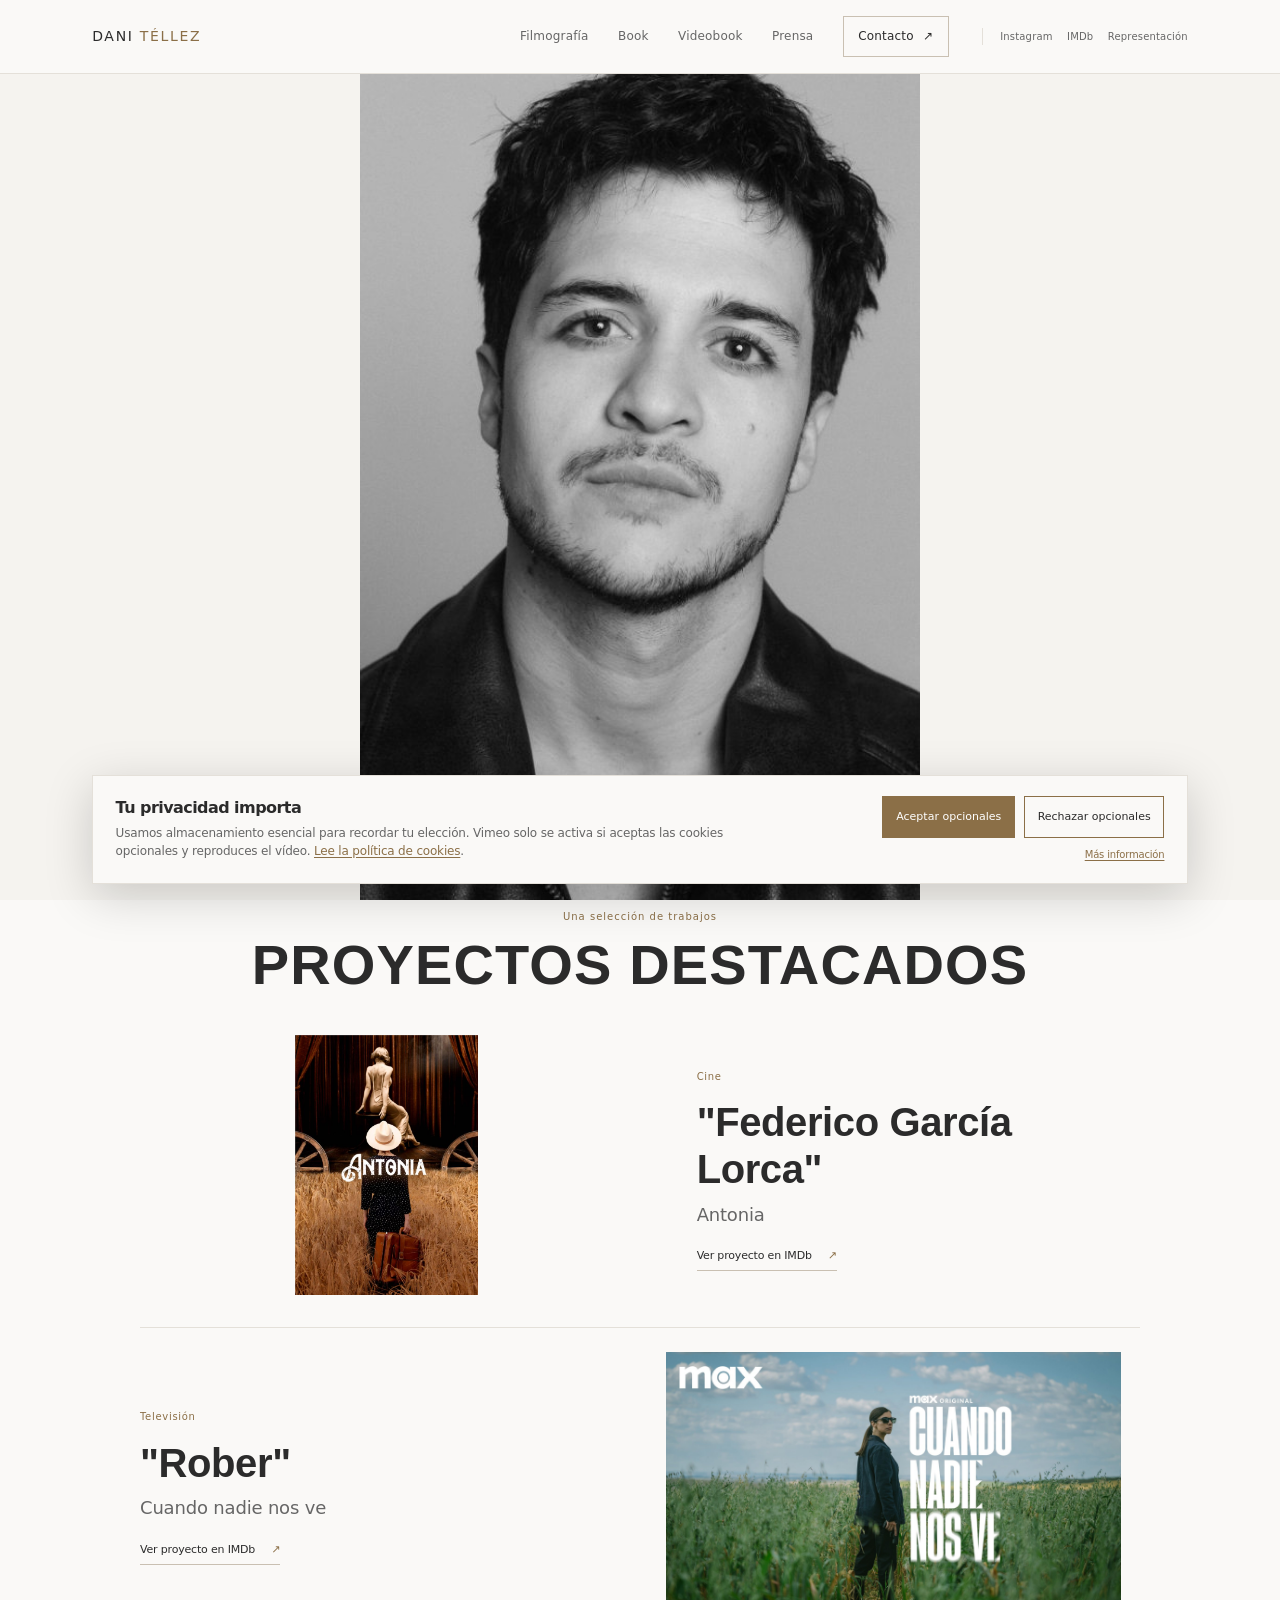
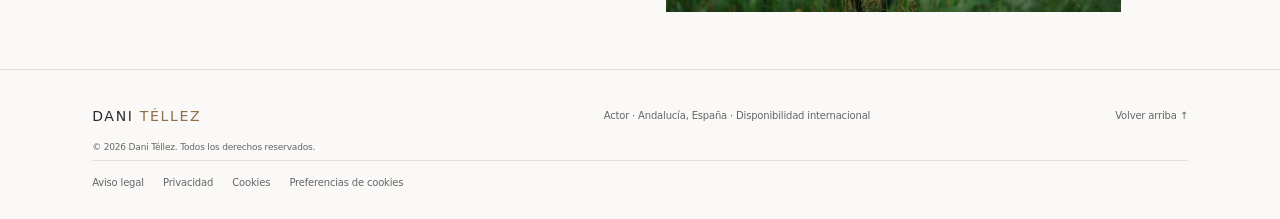
<file: index.html>
<!doctype html>
<html lang="es">
  <head>
    <meta charset="utf-8">
    <meta name="viewport" content="width=device-width, initial-scale=1">
    <meta name="theme-color" content="#faf9f7">
    <meta name="description" content="Web oficial de Dani Téllez, actor español de cine, televisión y teatro. Descubre su trayectoria, videobook, book actoral y contacto profesional.">
    <meta name="robots" content="index, follow, max-image-preview:large">
    <link rel="canonical" href="https://danitellez.es/">
    <meta property="og:type" content="website">
    <meta property="og:site_name" content="Dani Téllez">
    <meta property="og:title" content="Dani Téllez | Actor de cine, televisión y teatro">
    <meta property="og:description" content="Web oficial de Dani Téllez, actor español con base en Andalucía y disponible en España e internacionalmente.">
    <meta property="og:url" content="https://danitellez.es/">
    <meta property="og:image" content="https://danitellez.es/assets/images/optimized/og-default.jpg">
    <meta property="og:image:alt" content="Retrato de Dani Téllez">
    <meta property="og:image:width" content="1200">
    <meta property="og:image:height" content="630">
    <meta property="og:locale" content="es_ES">
    <meta name="twitter:card" content="summary_large_image">
    <meta name="twitter:title" content="Dani Téllez | Actor de cine, televisión y teatro">
    <meta name="twitter:description" content="Web oficial de Dani Téllez, actor español con base en Andalucía y disponible en España e internacionalmente.">
    <meta name="twitter:image" content="https://danitellez.es/assets/images/optimized/og-default.jpg">
    <title>Dani Téllez | Actor de cine, televisión y teatro</title>
    <link rel="icon" href="favicon.svg" type="image/svg+xml">
    <link rel="apple-touch-icon" href="apple-touch-icon.png">
    <link rel="manifest" href="manifest.json">
    <link rel="stylesheet" href="css/variables.css">
    <link rel="stylesheet" href="css/animations.css">
    <link rel="stylesheet" href="css/style.css">
    <script src="js/navbar.js" defer></script>
    <script src="js/cookie-consent.js" defer></script>
    <script src="js/structured-data.js" defer></script>
    <script src="js/main.js" defer></script>
  </head>
  <body class="home-page">
    <a class="skip-link" href="#contenido">Saltar al contenido</a>
    <header class="site-header">
      <a class="wordmark" href="/" aria-label="Dani Téllez, inicio" aria-current="page">DANI <span>TÉLLEZ</span></a>
      <button class="menu-toggle" type="button" aria-expanded="false" aria-controls="primary-navigation" aria-label="Abrir menú">
        <span></span><span></span>
      </button>
      <nav class="primary-navigation" id="primary-navigation" aria-label="Navegación principal">
        <a href="filmografia.html">Filmografía</a>
        <a href="book.html">Book</a>
        <a href="videobook.html">Videobook</a>
        <a href="prensa.html">Prensa</a>
        <a href="contacto.html" class="nav-contact">Contacto <span aria-hidden="true">↗</span></a>
        <span class="nav-socials" aria-label="Perfiles externos">
          <a href="https://www.instagram.com/dani_tellez7/" target="_blank" rel="noopener noreferrer">Instagram</a>
          <a href="https://www.imdb.com/es-es/name/nm12949652/" target="_blank" rel="noopener noreferrer">IMDb</a>
          <a href="https://listalent.com/dani-tellez/" target="_blank" rel="noopener noreferrer">Representación</a>
        </span>
      </nav>
    </header>

    <main id="contenido">
      <section class="home-hero" aria-label="Retrato de Dani Téllez">
        <img src="assets/images/optimized/home-portrait.jpg" alt="Retrato de Dani Téllez" width="541" height="798" fetchpriority="high">
      </section>

      <section class="featured-projects" aria-labelledby="featured-title">
        <div class="featured-heading">
          <p class="section-kicker">Una selección de trabajos</p>
          <h1 id="featured-title">Proyectos destacados</h1>
        </div>

        <article class="featured-project">
          <a class="project-image" href="https://www.imdb.com/es-es/title/tt28091592/?ref_=nm_knf_c_3" target="_blank" rel="noopener noreferrer" aria-label="Ver Antonia en IMDb">
            <img src="assets/images/optimized/antonia.jpg" alt="Claqueta de rodaje del proyecto Antonia" width="617" height="876" loading="lazy">
          </a>
          <div class="project-copy">
            <span class="project-number">Cine</span>
            <h2>"Federico García Lorca"</h2>
            <p>Antonia</p>
            <a class="editorial-link" href="https://www.imdb.com/es-es/title/tt28091592/?ref_=nm_knf_c_3" target="_blank" rel="noopener noreferrer">Ver proyecto en IMDb <span aria-hidden="true">↗</span></a>
          </div>
        </article>

        <article class="featured-project featured-project-reverse">
          <a class="project-image" href="https://www.imdb.com/es-es/title/tt28229356/?ref_=fn_t_1" target="_blank" rel="noopener noreferrer" aria-label="Ver Cuando nadie nos ve en IMDb">
            <img src="assets/images/optimized/cuando-nadie-nos-ve-poster.jpg" alt="Cartel de la serie Cuando nadie nos ve" width="1960" height="1120" loading="lazy">
          </a>
          <div class="project-copy">
            <span class="project-number">Televisión</span>
            <h2>"Rober"</h2>
            <p>Cuando nadie nos ve</p>
            <a class="editorial-link" href="https://www.imdb.com/es-es/title/tt28229356/?ref_=fn_t_1" target="_blank" rel="noopener noreferrer">Ver proyecto en IMDb <span aria-hidden="true">↗</span></a>
          </div>
        </article>
      </section>
    </main>
    <footer class="site-footer">
      <a class="wordmark" href="/">DANI <span>TÉLLEZ</span></a>
      <p>Actor · Andalucía, España · Disponibilidad internacional</p>
      <a href="#contenido" class="back-top">Volver arriba ↑</a>
      <small>© <span id="current-year">2026</span> Dani Téllez. Todos los derechos reservados.</small>
      <nav class="legal-footer-links" aria-label="Información legal">
        <a href="aviso-legal.html">Aviso legal</a>
        <a href="politica-privacidad.html">Privacidad</a>
        <a href="politica-cookies.html">Cookies</a>
        <a href="politica-cookies.html#preferencias" data-cookie-settings>Preferencias de cookies</a>
      </nav>
    </footer>
  </body>
</html>
</file>
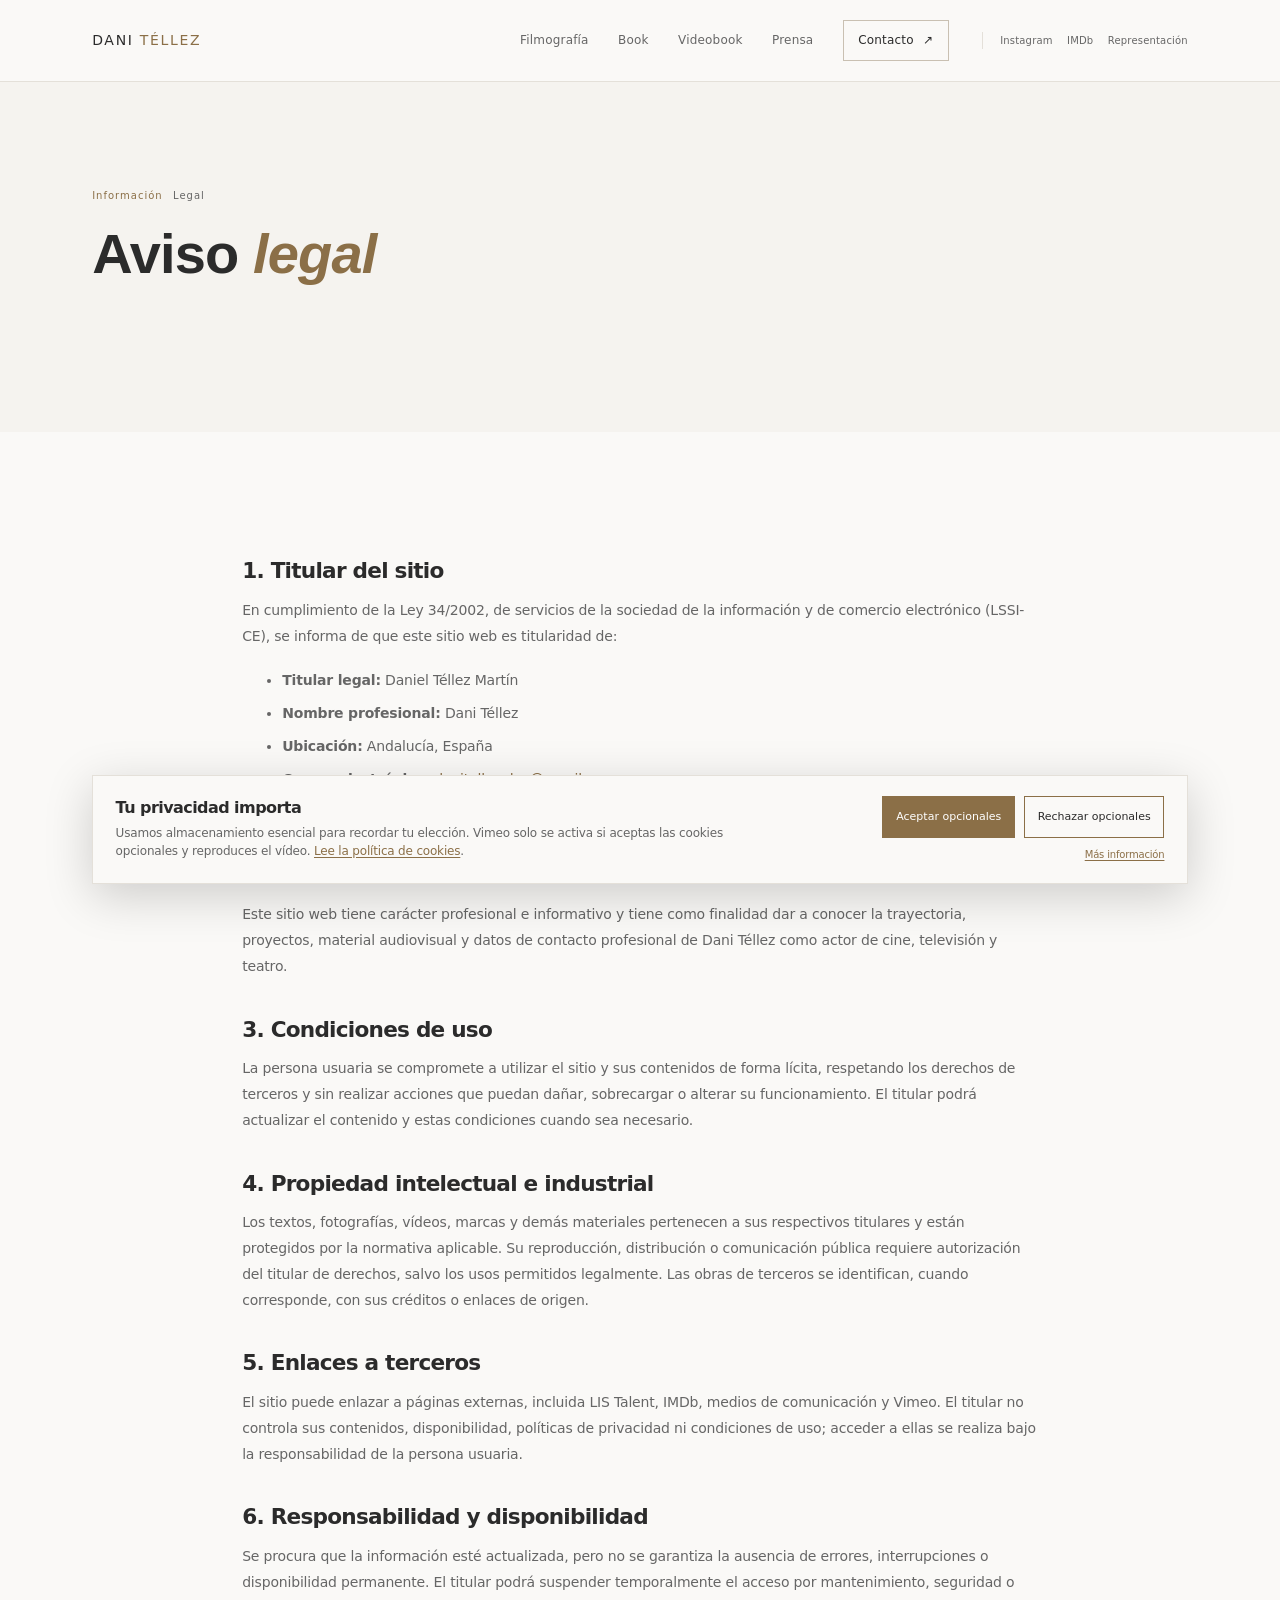
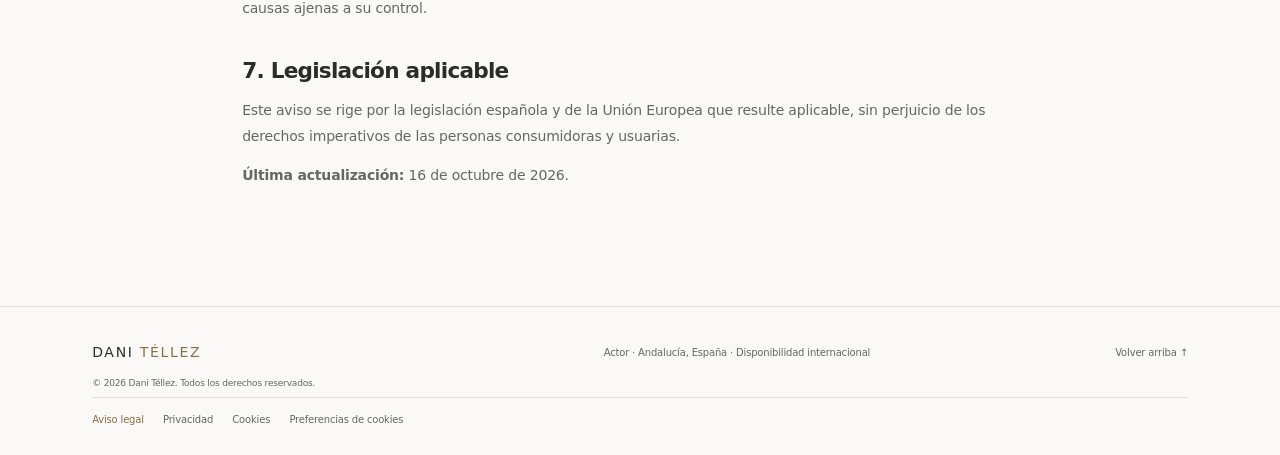
<file: aviso-legal.html>
<!doctype html>
<html lang="es">
  <head>
    <meta charset="utf-8">
    <meta name="viewport" content="width=device-width, initial-scale=1">
    <meta name="theme-color" content="#faf9f7">
    <meta name="description" content="Aviso legal e información del titular del sitio oficial de Dani Téllez.">
    <meta name="robots" content="index, follow">
    <link rel="canonical" href="https://danitellez.es/aviso-legal.html">
    <meta property="og:type" content="website">
    <meta property="og:site_name" content="Dani Téllez">
    <meta property="og:title" content="Aviso legal | Dani Téllez">
    <meta property="og:description" content="Información legal del sitio oficial de Dani Téllez.">
    <meta property="og:url" content="https://danitellez.es/aviso-legal.html">
    <meta property="og:image" content="https://danitellez.es/assets/images/optimized/og-default.jpg">
    <meta property="og:image:alt" content="Retrato de Dani Téllez">
    <meta property="og:image:width" content="1200">
    <meta property="og:image:height" content="630">
    <meta name="twitter:card" content="summary_large_image">
    <meta name="twitter:title" content="Aviso legal | Dani Téllez">
    <meta name="twitter:description" content="Información legal del sitio oficial de Dani Téllez.">
    <meta name="twitter:image" content="https://danitellez.es/assets/images/optimized/og-default.jpg">
    <title>Aviso legal | Dani Téllez</title>
    <link rel="icon" href="favicon.svg" type="image/svg+xml">
    <link rel="apple-touch-icon" href="apple-touch-icon.png">
    <link rel="manifest" href="manifest.json">
    <link rel="stylesheet" href="css/variables.css">
    <link rel="stylesheet" href="css/animations.css">
    <link rel="stylesheet" href="css/style.css">
    <script src="js/cookie-consent.js" defer></script>
    <script src="js/structured-data.js" defer></script>
    <script src="js/main.js" defer></script>
  </head>
  <body>
    <a class="skip-link" href="#contenido">Saltar al contenido</a>
    <header class="site-header">
      <a class="wordmark" href="index.html" aria-label="Dani Téllez, inicio">DANI <span>TÉLLEZ</span></a>
      <button class="menu-toggle" type="button" aria-expanded="false" aria-controls="primary-navigation" aria-label="Abrir menú"><span></span><span></span></button>
      <nav class="primary-navigation" id="primary-navigation" aria-label="Navegación principal">
        <a href="filmografia.html">Filmografía</a><a href="book.html">Book</a><a href="videobook.html">Videobook</a><a href="prensa.html">Prensa</a><a href="contacto.html" class="nav-contact">Contacto <span aria-hidden="true">↗</span></a>
        <span class="nav-socials" aria-label="Perfiles externos"><a href="https://www.instagram.com/dani_tellez7/" target="_blank" rel="noopener noreferrer">Instagram</a><a href="https://www.imdb.com/es-es/name/nm12949652/" target="_blank" rel="noopener noreferrer">IMDb</a><a href="https://listalent.com/dani-tellez/" target="_blank" rel="noopener noreferrer">Representación</a></span>
      </nav>
    </header>
    <main id="contenido">
      <section class="page-hero" aria-labelledby="page-title"><div class="section-kicker"><span>Información</span><span>Legal</span></div><h1 class="section-title" id="page-title">Aviso <em>legal</em></h1></section>
      <article class="legal-content section-wrap">
        <h2>1. Titular del sitio</h2>
        <p>En cumplimiento de la Ley 34/2002, de servicios de la sociedad de la información y de comercio electrónico (LSSI-CE), se informa de que este sitio web es titularidad de:</p>
        <ul>
          <li><strong>Titular legal:</strong> Daniel Téllez Martín</li>
          <li><strong>Nombre profesional:</strong> Dani Téllez</li>
          <li><strong>Ubicación:</strong> Andalucía, España</li>
          <li><strong>Correo electrónico:</strong> <a href="mailto:danitellez.dev@gmail.com">danitellez.dev@gmail.com</a></li>
          <li><strong>Representación:</strong> <a href="https://listalent.com/dani-tellez/" target="_blank" rel="noopener noreferrer">LIS Talent</a></li>
        </ul>
        <h2>2. Finalidad</h2>
        <p>Este sitio web tiene carácter profesional e informativo y tiene como finalidad dar a conocer la trayectoria, proyectos, material audiovisual y datos de contacto profesional de Dani Téllez como actor de cine, televisión y teatro.</p>
        <h2>3. Condiciones de uso</h2>
        <p>La persona usuaria se compromete a utilizar el sitio y sus contenidos de forma lícita, respetando los derechos de terceros y sin realizar acciones que puedan dañar, sobrecargar o alterar su funcionamiento. El titular podrá actualizar el contenido y estas condiciones cuando sea necesario.</p>
        <h2>4. Propiedad intelectual e industrial</h2>
        <p>Los textos, fotografías, vídeos, marcas y demás materiales pertenecen a sus respectivos titulares y están protegidos por la normativa aplicable. Su reproducción, distribución o comunicación pública requiere autorización del titular de derechos, salvo los usos permitidos legalmente. Las obras de terceros se identifican, cuando corresponde, con sus créditos o enlaces de origen.</p>
        <h2>5. Enlaces a terceros</h2>
        <p>El sitio puede enlazar a páginas externas, incluida LIS Talent, IMDb, medios de comunicación y Vimeo. El titular no controla sus contenidos, disponibilidad, políticas de privacidad ni condiciones de uso; acceder a ellas se realiza bajo la responsabilidad de la persona usuaria.</p>
        <h2>6. Responsabilidad y disponibilidad</h2>
        <p>Se procura que la información esté actualizada, pero no se garantiza la ausencia de errores, interrupciones o disponibilidad permanente. El titular podrá suspender temporalmente el acceso por mantenimiento, seguridad o causas ajenas a su control.</p>
        <h2>7. Legislación aplicable</h2>
        <p>Este aviso se rige por la legislación española y de la Unión Europea que resulte aplicable, sin perjuicio de los derechos imperativos de las personas consumidoras y usuarias.</p>
        <p><strong>Última actualización:</strong> 16 de octubre de 2026.</p>
      </article>
    </main>
    <footer class="site-footer">
      <a class="wordmark" href="index.html">DANI <span>TÉLLEZ</span></a><p>Actor · Andalucía, España · Disponibilidad internacional</p><a href="#contenido" class="back-top">Volver arriba ↑</a>
      <small>© <span id="current-year">2026</span> Dani Téllez. Todos los derechos reservados.</small>
      <nav class="legal-footer-links" aria-label="Información legal"><a href="aviso-legal.html" aria-current="page">Aviso legal</a><a href="politica-privacidad.html">Privacidad</a><a href="politica-cookies.html">Cookies</a><a href="politica-cookies.html#preferencias" data-cookie-settings>Preferencias de cookies</a></nav>
    </footer>
  </body>
</html>
</file>
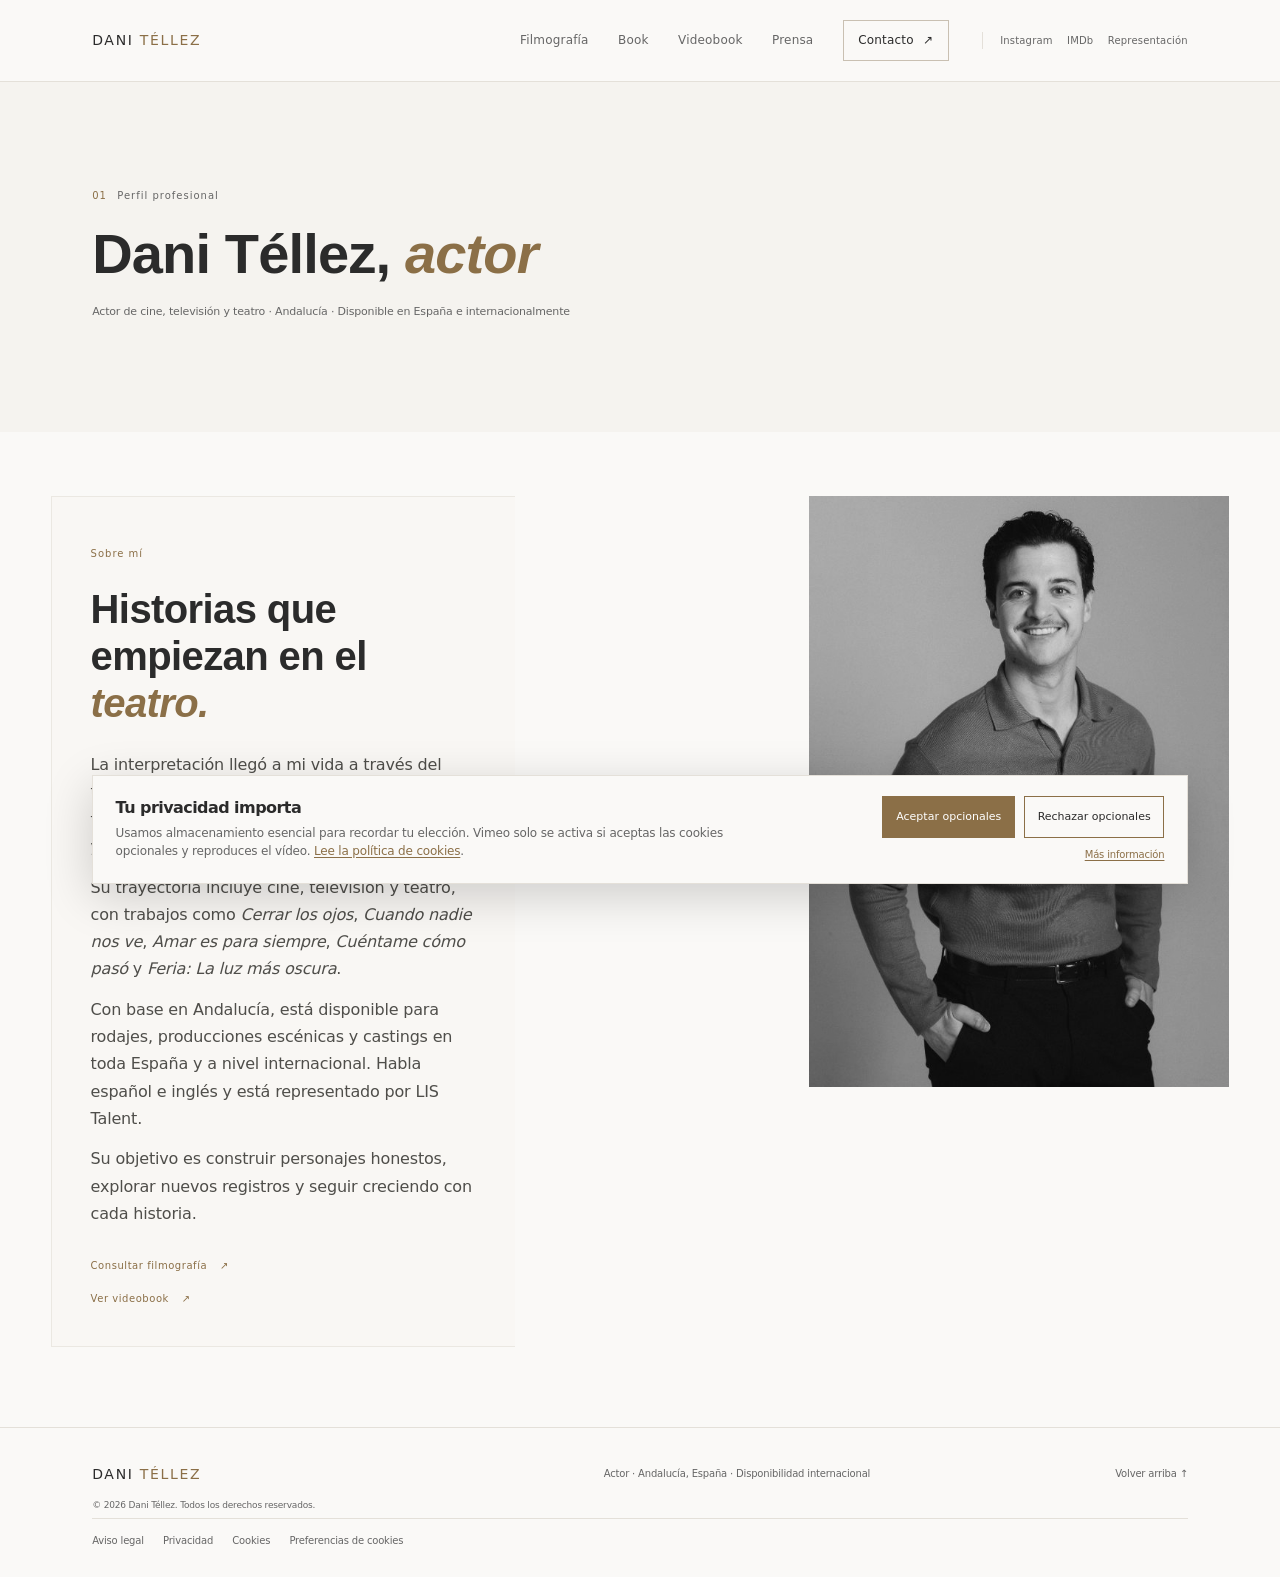
<file: biografia.html>
<!doctype html>
<html lang="es">
  <head>
    <meta charset="utf-8">
    <meta name="viewport" content="width=device-width, initial-scale=1">
    <meta name="theme-color" content="#faf9f7">
    <meta name="description" content="Biografía de Dani Téllez, actor español de cine, televisión y teatro, formado en Sevilla y representado por LIS Talent.">
    <meta name="robots" content="index, follow, max-image-preview:large">
    <link rel="canonical" href="https://danitellez.es/biografia.html">
    <meta property="og:type" content="profile">
    <meta property="og:site_name" content="Dani Téllez">
    <meta property="og:title" content="Biografía de Dani Téllez | Actor">
    <meta property="og:description" content="Trayectoria, formación y perfil profesional de Dani Téllez, actor de cine, televisión y teatro.">
    <meta property="og:url" content="https://danitellez.es/biografia.html">
    <meta property="og:image" content="https://danitellez.es/assets/images/optimized/og-default.jpg">
    <meta property="og:image:alt" content="Retrato de Dani Téllez">
    <meta property="og:image:width" content="1200">
    <meta property="og:image:height" content="630">
    <meta name="twitter:card" content="summary_large_image">
    <meta name="twitter:title" content="Biografía de Dani Téllez | Actor">
    <meta name="twitter:description" content="Trayectoria, formación y perfil profesional de Dani Téllez, actor de cine, televisión y teatro.">
    <meta name="twitter:image" content="https://danitellez.es/assets/images/optimized/og-default.jpg">
    <title>Biografía de Dani Téllez | Actor de cine, televisión y teatro</title>
    <link rel="icon" href="favicon.svg" type="image/svg+xml">
    <link rel="apple-touch-icon" href="apple-touch-icon.png">
    <link rel="manifest" href="manifest.json">
    <link rel="stylesheet" href="css/variables.css">
    <link rel="stylesheet" href="css/animations.css">
    <link rel="stylesheet" href="css/style.css">
    <script src="js/navbar.js" defer></script>
    <script src="js/cookie-consent.js" defer></script>
    <script src="js/structured-data.js" defer></script>
    <script src="js/main.js" defer></script>
  </head>
  <body>
    <a class="skip-link" href="#contenido">Saltar al contenido</a>
    <header class="site-header">
      <a class="wordmark" href="index.html" aria-label="Dani Téllez, inicio">DANI <span>TÉLLEZ</span></a>
      <button class="menu-toggle" type="button" aria-expanded="false" aria-controls="primary-navigation" aria-label="Abrir menú"><span></span><span></span></button>
      <nav class="primary-navigation" id="primary-navigation" aria-label="Navegación principal">
        <a href="filmografia.html">Filmografía</a>
        <a href="book.html">Book</a>
        <a href="videobook.html">Videobook</a>
        <a href="prensa.html">Prensa</a>
        <a href="contacto.html" class="nav-contact">Contacto <span aria-hidden="true">↗</span></a>
        <span class="nav-socials" aria-label="Perfiles externos">
          <a href="https://www.instagram.com/dani_tellez7/" target="_blank" rel="noopener noreferrer">Instagram</a>
          <a href="https://www.imdb.com/es-es/name/nm12949652/" target="_blank" rel="noopener noreferrer">IMDb</a>
          <a href="https://listalent.com/dani-tellez/" target="_blank" rel="noopener noreferrer">Representación</a>
        </span>
      </nav>
    </header>
    <main id="contenido">
      <section class="page-hero" aria-labelledby="page-title">
        <div class="section-kicker"><span>01</span><span>Perfil profesional</span></div>
        <h1 class="section-title" id="page-title">Dani Téllez, <em>actor</em></h1>
        <p>Actor de cine, televisión y teatro · Andalucía · Disponible en España e internacionalmente</p>
      </section>
      <section class="bio-story section-wrap" aria-labelledby="biography-title">
        <div class="bio-image reveal">
          <img src="assets/images/optimized/bio-portrait.jpg" alt="Retrato de Dani Téllez" width="569" height="800" fetchpriority="high">
        </div>
        <div class="bio-copy reveal">
          <p class="section-kicker"><span>Sobre mí</span></p>
          <h2 class="section-title" id="biography-title">Historias que empiezan en el <em>teatro.</em></h2>
          <p class="body-copy">La interpretación llegó a mi vida a través del teatro. Desde entonces, Dani Téllez ha seguido formándose y trabajando en proyectos escénicos y audiovisuales.</p>
          <p class="body-copy">Su trayectoria incluye cine, televisión y teatro, con trabajos como <cite>Cerrar los ojos</cite>, <cite>Cuando nadie nos ve</cite>, <cite>Amar es para siempre</cite>, <cite>Cuéntame cómo pasó</cite> y <cite>Feria: La luz más oscura</cite>.</p>
          <p class="body-copy">Con base en Andalucía, está disponible para rodajes, producciones escénicas y castings en toda España y a nivel internacional. Habla español e inglés y está representado por LIS Talent.</p>
          <p class="body-copy">Su objetivo es construir personajes honestos, explorar nuevos registros y seguir creciendo con cada historia.</p>
          <a class="text-link" href="filmografia.html">Consultar filmografía <span aria-hidden="true">↗</span></a>
          <a class="text-link" href="videobook.html">Ver videobook <span aria-hidden="true">↗</span></a>
        </div>
      </section>
    </main>
    <footer class="site-footer">
      <a class="wordmark" href="index.html">DANI <span>TÉLLEZ</span></a>
      <p>Actor · Andalucía, España · Disponibilidad internacional</p>
      <a href="#contenido" class="back-top">Volver arriba ↑</a>
      <small>© <span id="current-year">2026</span> Dani Téllez. Todos los derechos reservados.</small>
      <nav class="legal-footer-links" aria-label="Información legal">
        <a href="aviso-legal.html">Aviso legal</a>
        <a href="politica-privacidad.html">Privacidad</a>
        <a href="politica-cookies.html">Cookies</a>
        <a href="politica-cookies.html#preferencias" data-cookie-settings>Preferencias de cookies</a>
      </nav>
    </footer>
  </body>
</html>
</file>
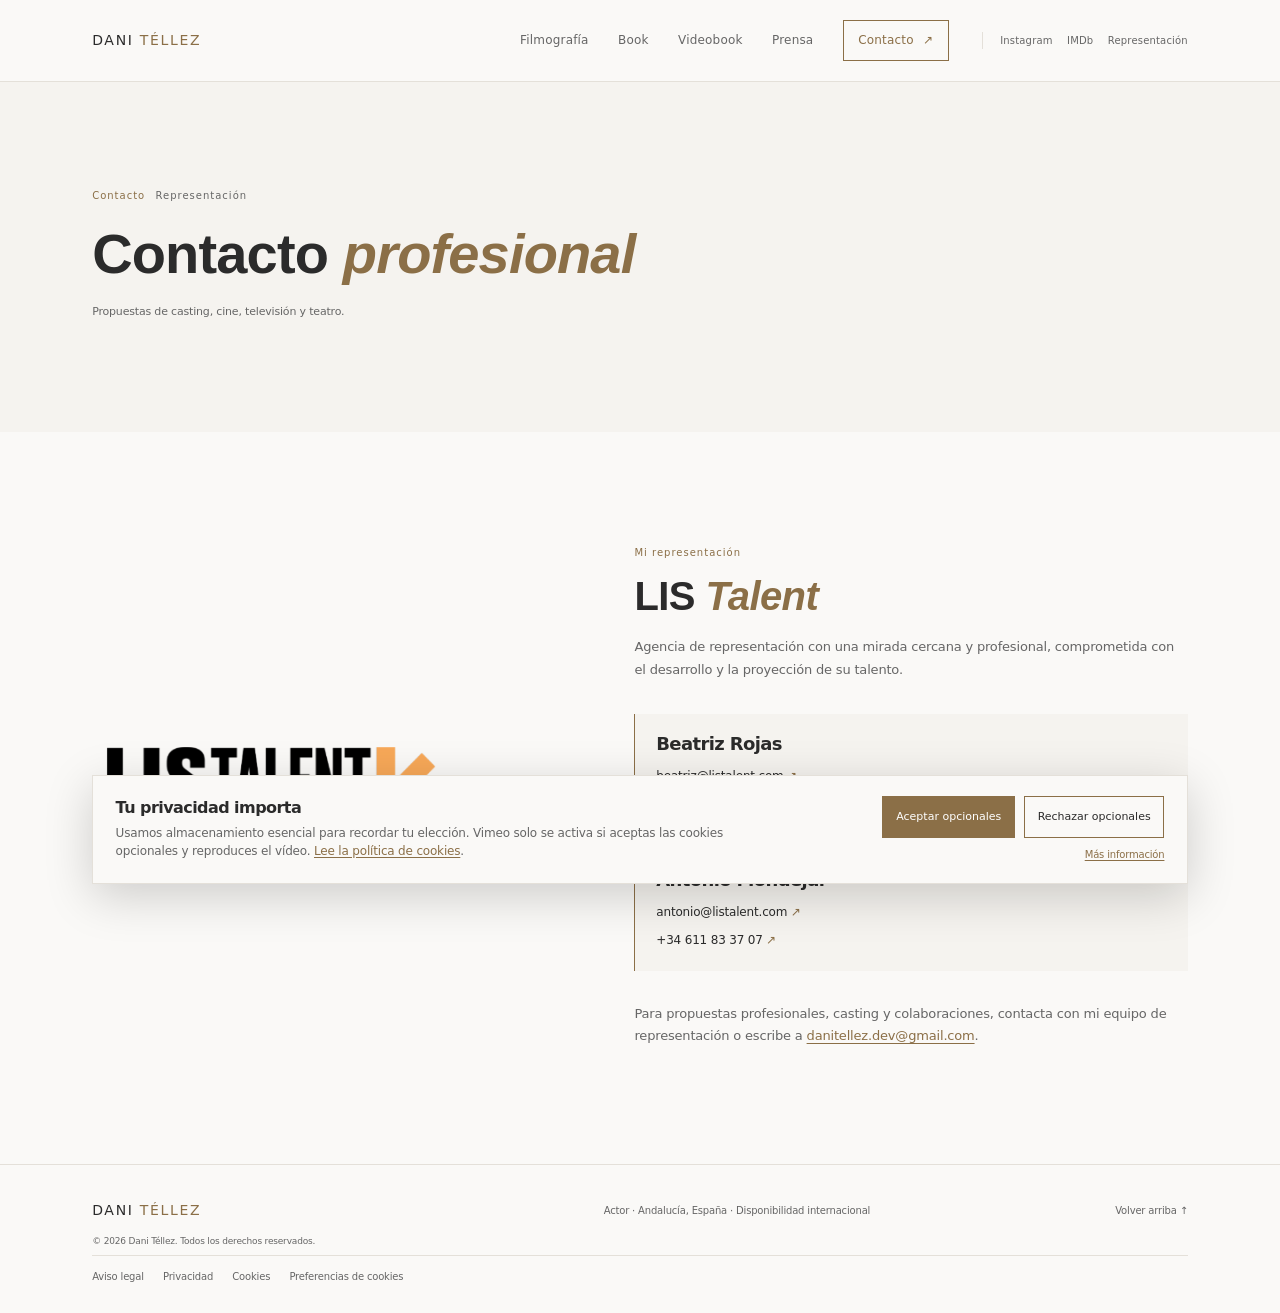
<file: contacto.html>
<!doctype html>
<html lang="es">
  <head>
    <meta charset="utf-8"><meta name="viewport" content="width=device-width, initial-scale=1"><meta name="theme-color" content="#faf9f7">
    <meta name="description" content="Contacto profesional de Dani Téllez, actor español. Representación por LIS Talent y correo para propuestas de casting y colaboraciones.">
    <meta name="robots" content="index, follow">
    <link rel="canonical" href="https://danitellez.es/contacto.html">
    <meta property="og:type" content="website"><meta property="og:site_name" content="Dani Téllez">
    <meta property="og:title" content="Contacto profesional | Dani Téllez, actor">
    <meta property="og:description" content="Contacta con el equipo de representación de Dani Téllez en LIS Talent o escribe por correo electrónico.">
    <meta property="og:url" content="https://danitellez.es/contacto.html">
    <meta property="og:image" content="https://danitellez.es/assets/images/optimized/og-default.jpg"><meta property="og:image:alt" content="Retrato de Dani Téllez">
    <meta property="og:image:width" content="1200"><meta property="og:image:height" content="630">
    <meta name="twitter:card" content="summary_large_image"><meta name="twitter:title" content="Contacto profesional | Dani Téllez">
    <meta name="twitter:description" content="Representación por LIS Talent y contacto profesional de Dani Téllez.">
    <meta name="twitter:image" content="https://danitellez.es/assets/images/optimized/og-default.jpg">
    <title>Contacto profesional | Dani Téllez, actor</title>
    <link rel="icon" href="favicon.svg" type="image/svg+xml"><link rel="manifest" href="manifest.json">
    <link rel="apple-touch-icon" href="apple-touch-icon.png">
    <link rel="stylesheet" href="css/variables.css"><link rel="stylesheet" href="css/animations.css"><link rel="stylesheet" href="css/style.css">
    <script src="js/navbar.js" defer></script><script src="js/cookie-consent.js" defer></script><script src="js/structured-data.js" defer></script><script src="js/main.js" defer></script>
  </head>
  <body><a class="skip-link" href="#contenido">Saltar al contenido</a>
    <header class="site-header"><a class="wordmark" href="index.html" aria-label="Dani Téllez, inicio">DANI <span>TÉLLEZ</span></a><button class="menu-toggle" type="button" aria-expanded="false" aria-controls="primary-navigation" aria-label="Abrir menú"><span></span><span></span></button><nav class="primary-navigation" id="primary-navigation" aria-label="Navegación principal"><a href="filmografia.html">Filmografía</a><a href="book.html">Book</a><a href="videobook.html">Videobook</a><a href="prensa.html">Prensa</a><a href="contacto.html" class="nav-contact" aria-current="page">Contacto <span aria-hidden="true">↗</span></a><span class="nav-socials" aria-label="Perfiles externos"><a href="https://www.instagram.com/dani_tellez7/" target="_blank" rel="noopener noreferrer">Instagram</a><a href="https://www.imdb.com/es-es/name/nm12949652/" target="_blank" rel="noopener noreferrer">IMDb</a><a href="https://listalent.com/dani-tellez/" target="_blank" rel="noopener noreferrer">Representación</a></span></nav></header>
    <main id="contenido">
      <section class="page-hero" aria-labelledby="page-title"><div class="section-kicker"><span>Contacto</span><span>Representación</span></div><h1 class="section-title" id="page-title">Contacto <em>profesional</em></h1><p>Propuestas de casting, cine, televisión y teatro.</p></section>
      <section class="representation-contact section-wrap" aria-labelledby="representation-title">
        <div class="representation-visual reveal">
          <a class="representation-logo-link" href="https://listalent.com/dani-tellez/" target="_blank" rel="noopener noreferrer" aria-label="Visitar el perfil de Dani Téllez en LIS Talent">
            <img src="assets/images/lis%20talent-transparente.png" alt="Logotipo de LIS Talent" width="406" height="109">
            <span>Visitar LIS Talent <span aria-hidden="true">↗</span></span>
          </a>
        </div>
        <div class="representation-copy reveal">
          <p class="section-kicker"><span>Mi representación</span></p>
          <h2 class="section-title" id="representation-title">LIS <em>Talent</em></h2>
          <p class="representation-description">Agencia de representación con una mirada cercana y profesional, comprometida con el desarrollo y la proyección de su talento.</p>
          <div class="representative-list" aria-label="Contactos de representación">
            <article class="representative-card">
              <h3>Beatriz Rojas</h3>
              <a href="mailto:beatriz@listalent.com">beatriz@listalent.com <span aria-hidden="true">↗</span></a>
              <a href="tel:+34640188847">+34 640 18 88 47 <span aria-hidden="true">↗</span></a>
            </article>
            <article class="representative-card">
              <h3>Antonio Mondéjar</h3>
              <a href="mailto:antonio@listalent.com">antonio@listalent.com <span aria-hidden="true">↗</span></a>
              <a href="tel:+34611833707">+34 611 83 37 07 <span aria-hidden="true">↗</span></a>
            </article>
          </div>
          <p class="representation-note">Para propuestas profesionales, casting y colaboraciones, contacta con mi equipo de representación o escribe a <a href="mailto:danitellez.dev@gmail.com">danitellez.dev@gmail.com</a>.</p>
        </div>
      </section>
    </main>
    <footer class="site-footer"><a class="wordmark" href="index.html">DANI <span>TÉLLEZ</span></a><p>Actor · Andalucía, España · Disponibilidad internacional</p><a href="#contenido" class="back-top">Volver arriba ↑</a><small>© <span id="current-year">2026</span> Dani Téllez. Todos los derechos reservados.</small><nav class="legal-footer-links" aria-label="Información legal"><a href="aviso-legal.html">Aviso legal</a><a href="politica-privacidad.html">Privacidad</a><a href="politica-cookies.html">Cookies</a><a href="politica-cookies.html#preferencias" data-cookie-settings>Preferencias de cookies</a></nav></footer>
  </body>
</html>
</file>
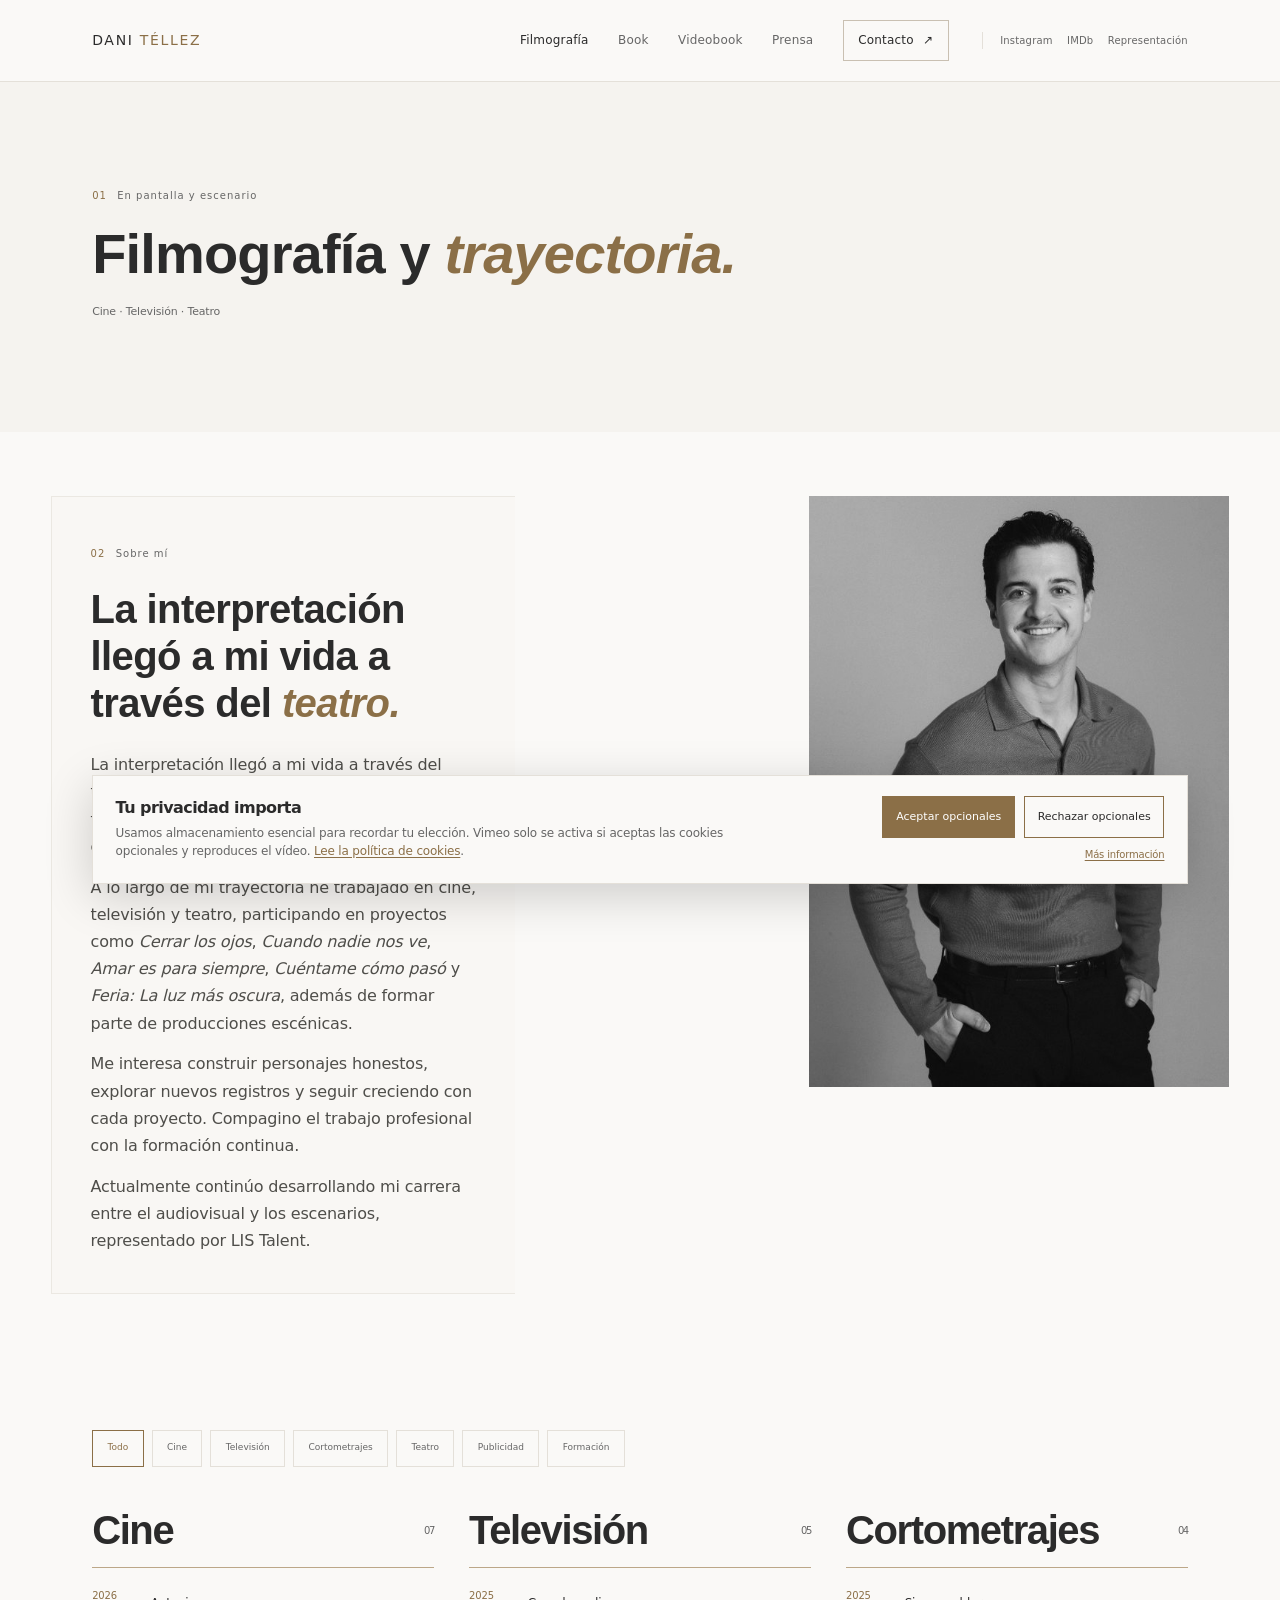
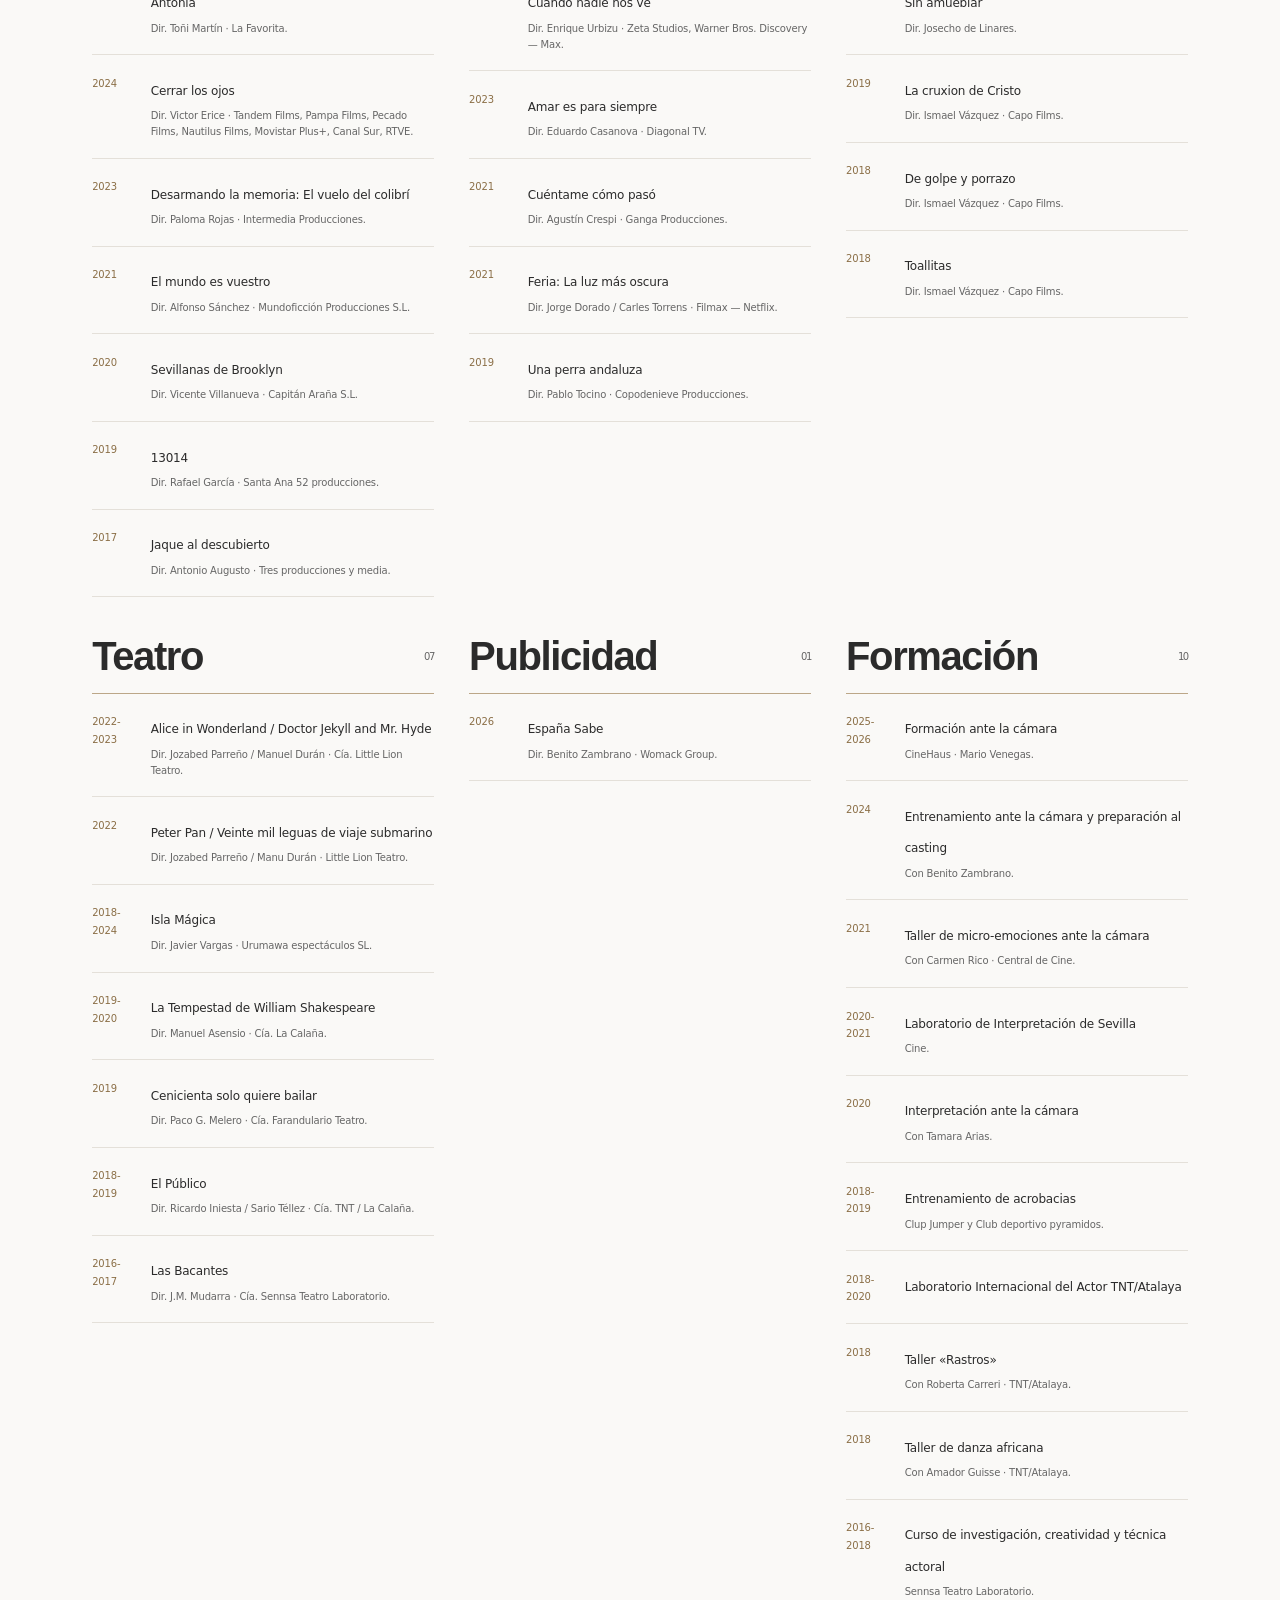
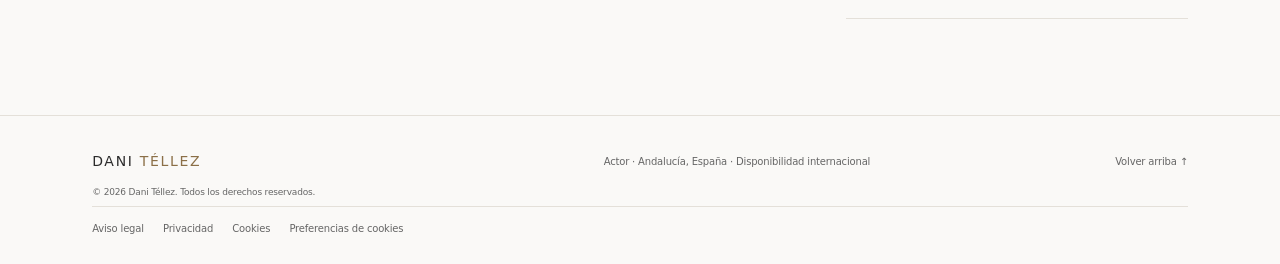
<file: filmografia.html>
<!doctype html>
<html lang="es">
  <head>
    <meta charset="utf-8"><meta name="viewport" content="width=device-width, initial-scale=1">    <meta name="theme-color" content="#faf9f7">
    <meta name="description" content="Filmografía de Dani Téllez, actor español: trabajos de cine, televisión, cortometrajes, teatro y publicidad.">
    <meta name="robots" content="index, follow, max-image-preview:large">
    <link rel="canonical" href="https://danitellez.es/filmografia.html">
    <meta property="og:type" content="website">
    <meta property="og:site_name" content="Dani Téllez">
    <meta property="og:title" content="Filmografía de Dani Téllez | Actor">
    <meta property="og:description" content="Trayectoria profesional de Dani Téllez en cine, televisión, cortometrajes y teatro.">
    <meta property="og:url" content="https://danitellez.es/filmografia.html">
    <meta property="og:image" content="https://danitellez.es/assets/images/optimized/og-default.jpg">
    <meta property="og:image:alt" content="Retrato de Dani Téllez">
    <meta property="og:image:width" content="1200">
    <meta property="og:image:height" content="630">
    <meta name="twitter:card" content="summary_large_image">
    <meta name="twitter:title" content="Filmografía de Dani Téllez | Actor">
    <meta name="twitter:description" content="Trayectoria profesional de Dani Téllez en cine, televisión, cortometrajes y teatro.">
    <meta name="twitter:image" content="https://danitellez.es/assets/images/optimized/og-default.jpg">
    <title>Filmografía de Dani Téllez | Cine, televisión y teatro</title>
    <link rel="icon" href="favicon.svg" type="image/svg+xml">
    <link rel="apple-touch-icon" href="apple-touch-icon.png">
    <link rel="manifest" href="manifest.json">
    <link rel="stylesheet" href="css/variables.css"><link rel="stylesheet" href="css/animations.css"><link rel="stylesheet" href="css/style.css">
    <script src="js/navbar.js" defer></script><script src="js/cookie-consent.js" defer></script><script src="js/structured-data.js" defer></script><script src="js/main.js" defer></script>
  </head>
  <body><a class="skip-link" href="#contenido">Saltar al contenido</a>
    <header class="site-header"><a class="wordmark" href="index.html" aria-label="Dani Téllez, inicio">DANI <span>TÉLLEZ</span></a><button class="menu-toggle" type="button" aria-expanded="false" aria-controls="primary-navigation" aria-label="Abrir menú"><span></span><span></span></button><nav class="primary-navigation" id="primary-navigation" aria-label="Navegación principal"><a href="filmografia.html" aria-current="page">Filmografía</a><a href="book.html">Book</a><a href="videobook.html">Videobook</a><a href="prensa.html">Prensa</a><a href="contacto.html" class="nav-contact">Contacto <span aria-hidden="true">↗</span></a><span class="nav-socials" aria-label="Perfiles externos"><a href="https://www.instagram.com/dani_tellez7/" target="_blank" rel="noopener noreferrer">Instagram</a><a href="https://www.imdb.com/es-es/name/nm12949652/" target="_blank" rel="noopener noreferrer">IMDb</a><a href="https://listalent.com/dani-tellez/" target="_blank" rel="noopener noreferrer">Representación</a></span></nav></header>
    <main id="contenido">
      <section class="page-hero" aria-labelledby="page-title"><div class="section-kicker"><span>01</span><span>En pantalla y escenario</span></div><h1 class="section-title" id="page-title">Filmografía y <em>trayectoria.</em></h1><p>Cine · Televisión · Teatro</p></section>

      <section class="bio-story section-wrap" aria-label="Sobre Dani Téllez">
        <div class="bio-image reveal">
          <img src="assets/images/optimized/bio-portrait.jpg" alt="Retrato de Dani Téllez" width="569" height="800" fetchpriority="high">
        </div>
        <div class="bio-copy reveal">
          <p class="section-kicker"><span>02</span><span>Sobre mí</span></p>
          <h2 class="section-title">La interpretación llegó a mi vida a través del <em>teatro.</em></h2>
          <p class="body-copy">La interpretación llegó a mi vida a través del teatro y desde entonces no he dejado de formarme, crear y buscar nuevas historias que contar.</p>
          <p class="body-copy">A lo largo de mi trayectoria he trabajado en cine, televisión y teatro, participando en proyectos como <cite>Cerrar los ojos</cite>, <cite>Cuando nadie nos ve</cite>, <cite>Amar es para siempre</cite>, <cite>Cuéntame cómo pasó</cite> y <cite>Feria: La luz más oscura</cite>, además de formar parte de producciones escénicas.</p>
          <p class="body-copy">Me interesa construir personajes honestos, explorar nuevos registros y seguir creciendo con cada proyecto. Compagino el trabajo profesional con la formación continua.</p>
          <p class="body-copy">Actualmente continúo desarrollando mi carrera entre el audiovisual y los escenarios, representado por LIS Talent.</p>
        </div>
      </section>

      <section class="filmography section-wrap filmography-page" id="experiencia"><div class="filter-bar" role="group" aria-label="Filtrar filmografía"><button class="filter-button is-active" type="button" data-filter="all" aria-pressed="true">Todo</button><button class="filter-button" type="button" data-filter="cine" aria-pressed="false">Cine</button><button class="filter-button" type="button" data-filter="television" aria-pressed="false">Televisión</button><button class="filter-button" type="button" data-filter="cortometrajes" aria-pressed="false">Cortometrajes</button><button class="filter-button" type="button" data-filter="teatro" aria-pressed="false">Teatro</button><button class="filter-button" type="button" data-filter="publicidad" aria-pressed="false">Publicidad</button><button class="filter-button" type="button" data-filter="formacion" aria-pressed="false">Formación</button></div>
        <div class="credits-grid">
          <article class="credit-column reveal" data-category="cine">
            <h2>Cine <span>07</span></h2>
            <div class="credit"><span class="credit-year">2026</span><div><strong>Antonia</strong><p>Dir. Toñi Martín · La Favorita.</p></div></div>
            <div class="credit"><span class="credit-year">2024</span><div><strong>Cerrar los ojos</strong><p>Dir. Victor Erice · Tandem Films, Pampa Films, Pecado Films, Nautilus Films, Movistar Plus+, Canal Sur, RTVE.</p></div></div>
            <div class="credit"><span class="credit-year">2023</span><div><strong>Desarmando la memoria: El vuelo del colibrí</strong><p>Dir. Paloma Rojas · Intermedia Producciones.</p></div></div>
            <div class="credit"><span class="credit-year">2021</span><div><strong>El mundo es vuestro</strong><p>Dir. Alfonso Sánchez · Mundoficción Producciones S.L.</p></div></div>
            <div class="credit"><span class="credit-year">2020</span><div><strong>Sevillanas de Brooklyn</strong><p>Dir. Vicente Villanueva · Capitán Araña S.L.</p></div></div>
            <div class="credit"><span class="credit-year">2019</span><div><strong>13014</strong><p>Dir. Rafael García · Santa Ana 52 producciones.</p></div></div>
            <div class="credit"><span class="credit-year">2017</span><div><strong>Jaque al descubierto</strong><p>Dir. Antonio Augusto · Tres producciones y media.</p></div></div>
          </article>
          <article class="credit-column reveal" data-category="television">
            <h2>Televisión <span>05</span></h2>
            <div class="credit"><span class="credit-year">2025</span><div><strong>Cuando nadie nos ve</strong><p>Dir. Enrique Urbizu · Zeta Studios, Warner Bros. Discovery — Max.</p></div></div>
            <div class="credit"><span class="credit-year">2023</span><div><strong>Amar es para siempre</strong><p>Dir. Eduardo Casanova · Diagonal TV.</p></div></div>
            <div class="credit"><span class="credit-year">2021</span><div><strong>Cuéntame cómo pasó</strong><p>Dir. Agustín Crespi · Ganga Producciones.</p></div></div>
            <div class="credit"><span class="credit-year">2021</span><div><strong>Feria: La luz más oscura</strong><p>Dir. Jorge Dorado / Carles Torrens · Filmax — Netflix.</p></div></div>
            <div class="credit"><span class="credit-year">2019</span><div><strong>Una perra andaluza</strong><p>Dir. Pablo Tocino · Copodenieve Producciones.</p></div></div>
          </article>
          <article class="credit-column reveal" data-category="cortometrajes">
            <h2>Cortometrajes <span>04</span></h2>
            <div class="credit"><span class="credit-year">2025</span><div><strong>Sin amueblar</strong><p>Dir. Josecho de Linares.</p></div></div>
            <div class="credit"><span class="credit-year">2019</span><div><strong>La cruxion de Cristo</strong><p>Dir. Ismael Vázquez · Capo Films.</p></div></div>
            <div class="credit"><span class="credit-year">2018</span><div><strong>De golpe y porrazo</strong><p>Dir. Ismael Vázquez · Capo Films.</p></div></div>
            <div class="credit"><span class="credit-year">2018</span><div><strong>Toallitas</strong><p>Dir. Ismael Vázquez · Capo Films.</p></div></div>
          </article>
          <article class="credit-column reveal" data-category="teatro">
            <h2>Teatro <span>07</span></h2>
            <div class="credit"><span class="credit-year">2022-2023</span><div><strong>Alice in Wonderland / Doctor Jekyll and Mr. Hyde</strong><p>Dir. Jozabed Parreño / Manuel Durán · Cía. Little Lion Teatro.</p></div></div>
            <div class="credit"><span class="credit-year">2022</span><div><strong>Peter Pan / Veinte mil leguas de viaje submarino</strong><p>Dir. Jozabed Parreño / Manu Durán · Little Lion Teatro.</p></div></div>
            <div class="credit"><span class="credit-year">2018-2024</span><div><strong>Isla Mágica</strong><p>Dir. Javier Vargas · Urumawa espectáculos SL.</p></div></div>
            <div class="credit"><span class="credit-year">2019-2020</span><div><strong>La Tempestad de William Shakespeare</strong><p>Dir. Manuel Asensio · Cía. La Calaña.</p></div></div>
            <div class="credit"><span class="credit-year">2019</span><div><strong>Cenicienta solo quiere bailar</strong><p>Dir. Paco G. Melero · Cía. Farandulario Teatro.</p></div></div>
            <div class="credit"><span class="credit-year">2018-2019</span><div><strong>El Público</strong><p>Dir. Ricardo Iniesta / Sario Téllez · Cía. TNT / La Calaña.</p></div></div>
            <div class="credit"><span class="credit-year">2016-2017</span><div><strong>Las Bacantes</strong><p>Dir. J.M. Mudarra · Cía. Sennsa Teatro Laboratorio.</p></div></div>
          </article>
          <article class="credit-column reveal" data-category="publicidad">
            <h2>Publicidad <span>01</span></h2>
            <div class="credit"><span class="credit-year">2026</span><div><strong>España Sabe</strong><p>Dir. Benito Zambrano · Womack Group.</p></div></div>
          </article>
          <article class="credit-column reveal" data-category="formacion">
            <h2>Formación <span>10</span></h2>
            <div class="credit"><span class="credit-year">2025-2026</span><div><strong>Formación ante la cámara</strong><p>CineHaus · Mario Venegas.</p></div></div>
            <div class="credit"><span class="credit-year">2024</span><div><strong>Entrenamiento ante la cámara y preparación al casting</strong><p>Con Benito Zambrano.</p></div></div>
            <div class="credit"><span class="credit-year">2021</span><div><strong>Taller de micro-emociones ante la cámara</strong><p>Con Carmen Rico · Central de Cine.</p></div></div>
            <div class="credit"><span class="credit-year">2020-2021</span><div><strong>Laboratorio de Interpretación de Sevilla</strong><p>Cine.</p></div></div>
            <div class="credit"><span class="credit-year">2020</span><div><strong>Interpretación ante la cámara</strong><p>Con Tamara Arias.</p></div></div>
            <div class="credit"><span class="credit-year">2018-2019</span><div><strong>Entrenamiento de acrobacias</strong><p>Clup Jumper y Club deportivo pyramidos.</p></div></div>
            <div class="credit"><span class="credit-year">2018-2020</span><div><strong>Laboratorio Internacional del Actor TNT/Atalaya</strong></div></div>
            <div class="credit"><span class="credit-year">2018</span><div><strong>Taller «Rastros»</strong><p>Con Roberta Carreri · TNT/Atalaya.</p></div></div>
            <div class="credit"><span class="credit-year">2018</span><div><strong>Taller de danza africana</strong><p>Con Amador Guisse · TNT/Atalaya.</p></div></div>
            <div class="credit"><span class="credit-year">2016-2018</span><div><strong>Curso de investigación, creatividad y técnica actoral</strong><p>Sennsa Teatro Laboratorio.</p></div></div>
          </article>
        </div>
      </section>
    </main>
    <footer class="site-footer"><a class="wordmark" href="index.html">DANI <span>TÉLLEZ</span></a><p>Actor · Andalucía, España · Disponibilidad internacional</p><a href="#contenido" class="back-top">Volver arriba ↑</a><small>© <span id="current-year">2026</span> Dani Téllez. Todos los derechos reservados.</small><nav class="legal-footer-links" aria-label="Información legal"><a href="aviso-legal.html">Aviso legal</a><a href="politica-privacidad.html">Privacidad</a><a href="politica-cookies.html">Cookies</a><a href="politica-cookies.html#preferencias" data-cookie-settings>Preferencias de cookies</a></nav></footer>
  </body>
</html>
</file>
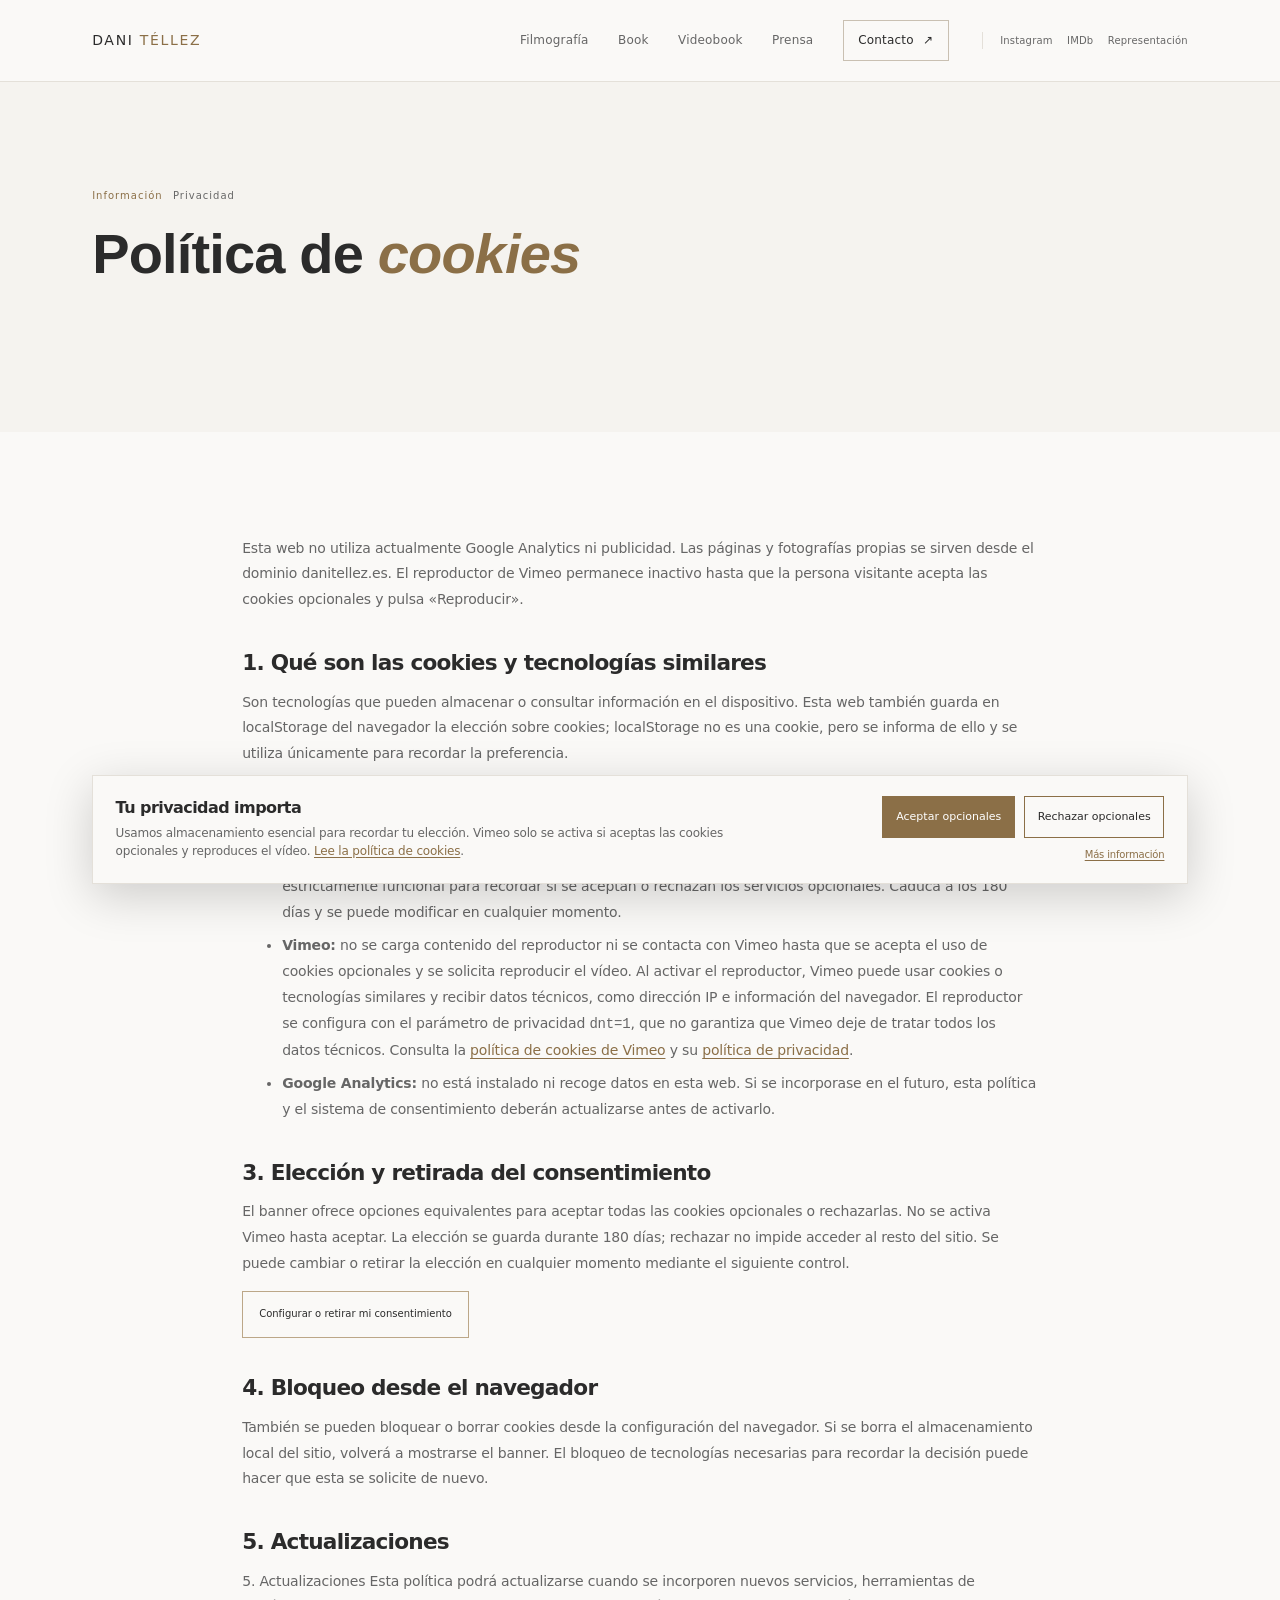
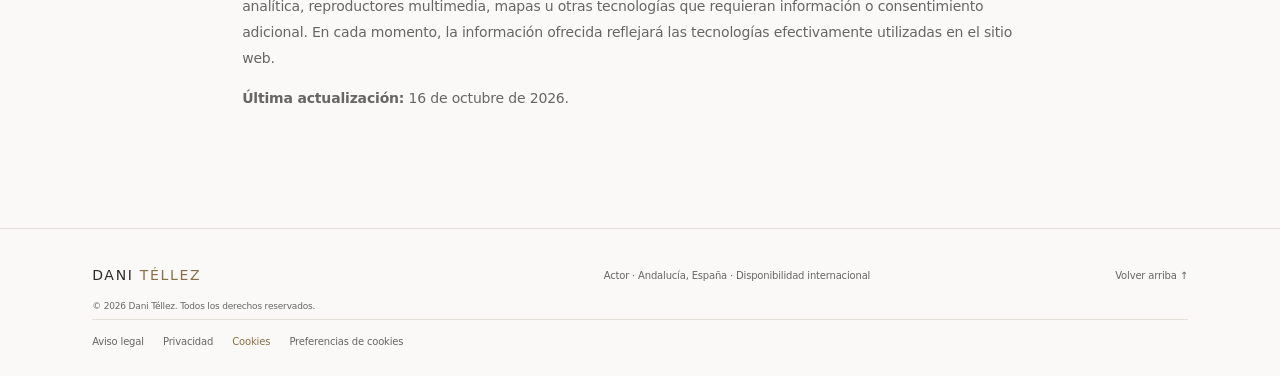
<file: politica-cookies.html>
<!doctype html>
<html lang="es">
  <head>
    <meta charset="utf-8">
    <meta name="viewport" content="width=device-width, initial-scale=1">
    <meta name="theme-color" content="#faf9f7">
    <meta name="description" content="Política de cookies de Dani Téllez: almacenamiento técnico, reproducción de Vimeo y configuración del consentimiento.">
    <meta name="robots" content="index, follow">
    <link rel="canonical" href="https://danitellez.es/politica-cookies.html">
    <meta property="og:type" content="website">
    <meta property="og:site_name" content="Dani Téllez">
    <meta property="og:title" content="Política de cookies | Dani Téllez">
    <meta property="og:description" content="Información sobre cookies, almacenamiento local y consentimiento de servicios externos.">
    <meta property="og:url" content="https://danitellez.es/politica-cookies.html">
    <meta property="og:image" content="https://danitellez.es/assets/images/optimized/og-default.jpg">
    <meta property="og:image:alt" content="Retrato de Dani Téllez">
    <meta property="og:image:width" content="1200">
    <meta property="og:image:height" content="630">
    <meta name="twitter:card" content="summary_large_image">
    <meta name="twitter:title" content="Política de cookies | Dani Téllez">
    <meta name="twitter:description" content="Información sobre cookies y servicios externos.">
    <meta name="twitter:image" content="https://danitellez.es/assets/images/optimized/og-default.jpg">
    <title>Política de cookies | Dani Téllez</title>
    <link rel="icon" href="favicon.svg" type="image/svg+xml">
    <link rel="apple-touch-icon" href="apple-touch-icon.png">
    <link rel="manifest" href="manifest.json">
    <link rel="stylesheet" href="css/variables.css">
    <link rel="stylesheet" href="css/animations.css">
    <link rel="stylesheet" href="css/style.css">
    <script src="js/cookie-consent.js" defer></script>
    <script src="js/structured-data.js" defer></script>
    <script src="js/main.js" defer></script>
  </head>
  <body>
    <a class="skip-link" href="#contenido">Saltar al contenido</a>
    <header class="site-header">
      <a class="wordmark" href="index.html" aria-label="Dani Téllez, inicio">DANI <span>TÉLLEZ</span></a>
      <button class="menu-toggle" type="button" aria-expanded="false" aria-controls="primary-navigation" aria-label="Abrir menú"><span></span><span></span></button>
      <nav class="primary-navigation" id="primary-navigation" aria-label="Navegación principal">
        <a href="filmografia.html">Filmografía</a><a href="book.html">Book</a><a href="videobook.html">Videobook</a><a href="prensa.html">Prensa</a><a href="contacto.html" class="nav-contact">Contacto <span aria-hidden="true">↗</span></a>
        <span class="nav-socials" aria-label="Perfiles externos"><a href="https://www.instagram.com/dani_tellez7/" target="_blank" rel="noopener noreferrer">Instagram</a><a href="https://www.imdb.com/es-es/name/nm12949652/" target="_blank" rel="noopener noreferrer">IMDb</a><a href="https://listalent.com/dani-tellez/" target="_blank" rel="noopener noreferrer">Representación</a></span>
      </nav>
    </header>
    <main id="contenido">
      <section class="page-hero" aria-labelledby="page-title"><div class="section-kicker"><span>Información</span><span>Privacidad</span></div><h1 class="section-title" id="page-title">Política de <em>cookies</em></h1></section>
      <article class="legal-content section-wrap">
        <p>Esta web no utiliza actualmente Google Analytics ni publicidad. Las páginas y fotografías propias se sirven desde el dominio danitellez.es. El reproductor de Vimeo permanece inactivo hasta que la persona visitante acepta las cookies opcionales y pulsa «Reproducir».</p>
        <h2>1. Qué son las cookies y tecnologías similares</h2>
        <p>Son tecnologías que pueden almacenar o consultar información en el dispositivo. Esta web también guarda en localStorage del navegador la elección sobre cookies; localStorage no es una cookie, pero se informa de ello y se utiliza únicamente para recordar la preferencia.</p>
        <h2>2. Tecnologías utilizadas</h2>
        <ul>
          <li><strong>Preferencia de consentimiento:</strong> clave localStorage <code>danitellez-cookie-consent-v1</code>, de primera parte, estrictamente funcional para recordar si se aceptan o rechazan los servicios opcionales. Caduca a los 180 días y se puede modificar en cualquier momento.</li>
          <li><strong>Vimeo:</strong> no se carga contenido del reproductor ni se contacta con Vimeo hasta que se acepta el uso de cookies opcionales y se solicita reproducir el vídeo. Al activar el reproductor, Vimeo puede usar cookies o tecnologías similares y recibir datos técnicos, como dirección IP e información del navegador. El reproductor se configura con el parámetro de privacidad <code>dnt=1</code>, que no garantiza que Vimeo deje de tratar todos los datos técnicos. Consulta la <a href="https://vimeo.com/cookie_policy" target="_blank" rel="noopener noreferrer">política de cookies de Vimeo</a> y su <a href="https://vimeo.com/privacy" target="_blank" rel="noopener noreferrer">política de privacidad</a>.</li>
          <li><strong>Google Analytics:</strong> no está instalado ni recoge datos en esta web. Si se incorporase en el futuro, esta política y el sistema de consentimiento deberán actualizarse antes de activarlo.</li>
        </ul>
        <h2>3. Elección y retirada del consentimiento</h2>
        <p>El banner ofrece opciones equivalentes para aceptar todas las cookies opcionales o rechazarlas. No se activa Vimeo hasta aceptar. La elección se guarda durante 180 días; rechazar no impide acceder al resto del sitio. Se puede cambiar o retirar la elección en cualquier momento mediante el siguiente control.</p>
        <p id="preferencias"><button class="button cookie-settings-button" type="button" data-cookie-settings>Configurar o retirar mi consentimiento</button></p>
        <h2>4. Bloqueo desde el navegador</h2>
        <p>También se pueden bloquear o borrar cookies desde la configuración del navegador. Si se borra el almacenamiento local del sitio, volverá a mostrarse el banner. El bloqueo de tecnologías necesarias para recordar la decisión puede hacer que esta se solicite de nuevo.</p>
        <h2>5. Actualizaciones</h2>
        <p>5. Actualizaciones

Esta política podrá actualizarse cuando se incorporen nuevos servicios, herramientas de analítica, reproductores multimedia, mapas u otras tecnologías que requieran información o consentimiento adicional. En cada momento, la información ofrecida reflejará las tecnologías efectivamente utilizadas en el sitio web.</p>
        <p><strong>Última actualización:</strong> 16 de octubre de 2026.</p>
      </article>
    </main>
    <footer class="site-footer">
      <a class="wordmark" href="index.html">DANI <span>TÉLLEZ</span></a><p>Actor · Andalucía, España · Disponibilidad internacional</p><a href="#contenido" class="back-top">Volver arriba ↑</a>
      <small>© <span id="current-year">2026</span> Dani Téllez. Todos los derechos reservados.</small>
      <nav class="legal-footer-links" aria-label="Información legal"><a href="aviso-legal.html">Aviso legal</a><a href="politica-privacidad.html">Privacidad</a><a href="politica-cookies.html" aria-current="page">Cookies</a><a href="#preferencias" data-cookie-settings>Preferencias de cookies</a></nav>
    </footer>
  </body>
</html>
</file>
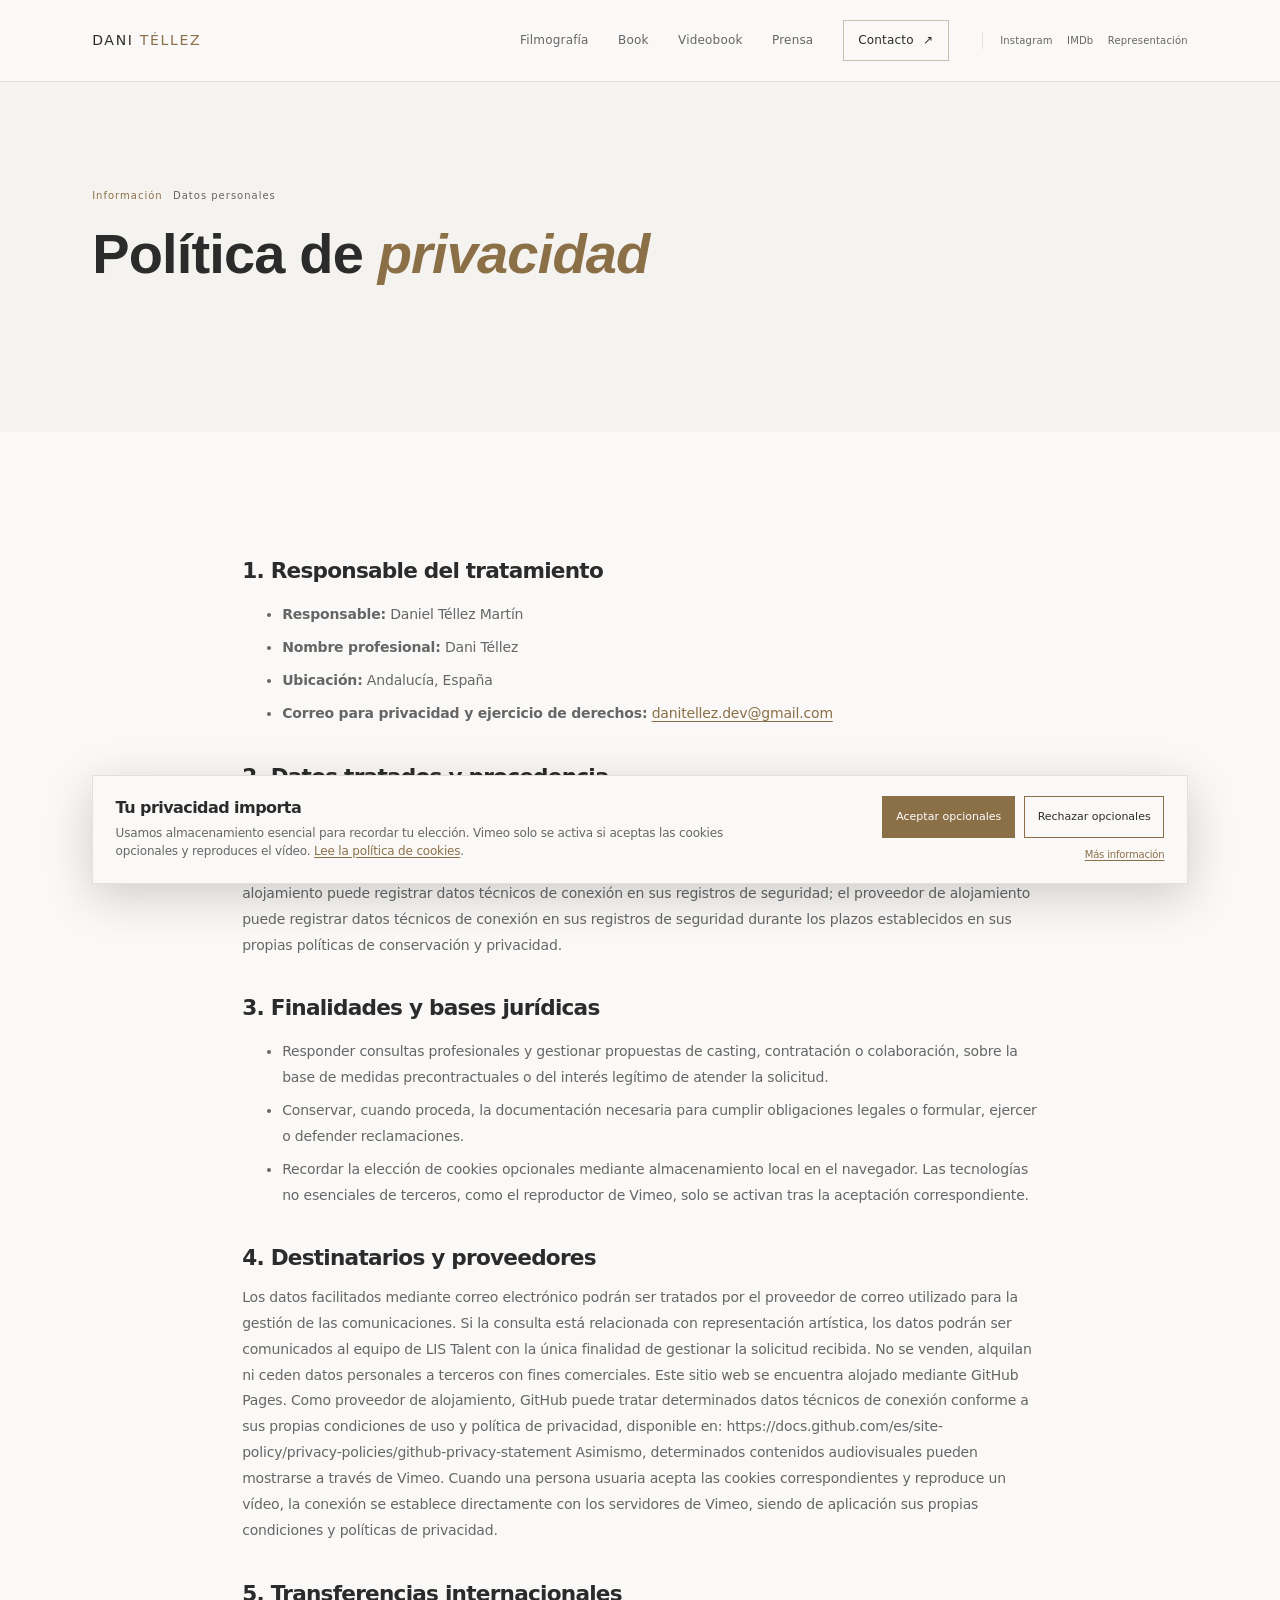
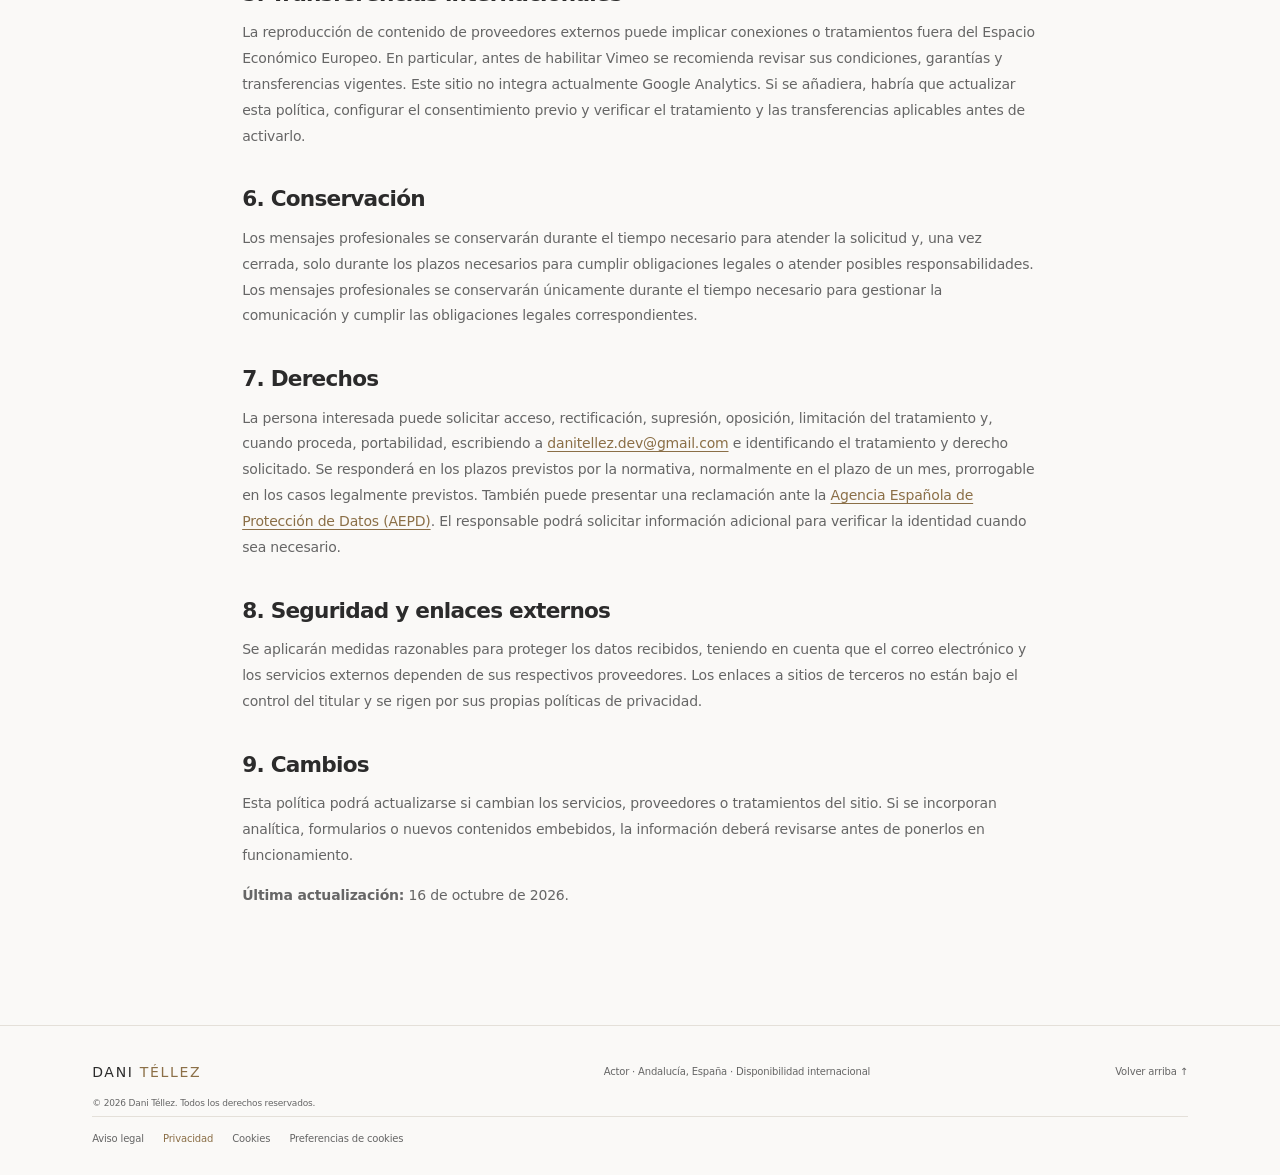
<file: politica-privacidad.html>
<!doctype html>
<html lang="es">
  <head>
    <meta charset="utf-8">
    <meta name="viewport" content="width=device-width, initial-scale=1">
    <meta name="theme-color" content="#faf9f7">
    <meta name="description" content="Política de privacidad del sitio oficial de Dani Téllez: contacto profesional, conservación y derechos RGPD.">
    <meta name="robots" content="index, follow">
    <link rel="canonical" href="https://danitellez.es/politica-privacidad.html">
    <meta property="og:type" content="website">
    <meta property="og:site_name" content="Dani Téllez">
    <meta property="og:title" content="Política de privacidad | Dani Téllez">
    <meta property="og:description" content="Cómo se gestionan las consultas profesionales y los datos personales en este sitio.">
    <meta property="og:url" content="https://danitellez.es/politica-privacidad.html">
    <meta property="og:image" content="https://danitellez.es/assets/images/optimized/og-default.jpg">
    <meta property="og:image:alt" content="Retrato de Dani Téllez">
    <meta property="og:image:width" content="1200">
    <meta property="og:image:height" content="630">
    <meta name="twitter:card" content="summary_large_image">
    <meta name="twitter:title" content="Política de privacidad | Dani Téllez">
    <meta name="twitter:description" content="Información sobre privacidad y protección de datos personales.">
    <meta name="twitter:image" content="https://danitellez.es/assets/images/optimized/og-default.jpg">
    <title>Política de privacidad | Dani Téllez</title>
    <link rel="icon" href="favicon.svg" type="image/svg+xml">
    <link rel="apple-touch-icon" href="apple-touch-icon.png">
    <link rel="manifest" href="manifest.json">
    <link rel="stylesheet" href="css/variables.css">
    <link rel="stylesheet" href="css/animations.css">
    <link rel="stylesheet" href="css/style.css">
    <script src="js/cookie-consent.js" defer></script>
    <script src="js/structured-data.js" defer></script>
    <script src="js/main.js" defer></script>
  </head>
  <body>
    <a class="skip-link" href="#contenido">Saltar al contenido</a>
    <header class="site-header">
      <a class="wordmark" href="index.html" aria-label="Dani Téllez, inicio">DANI <span>TÉLLEZ</span></a>
      <button class="menu-toggle" type="button" aria-expanded="false" aria-controls="primary-navigation" aria-label="Abrir menú"><span></span><span></span></button>
      <nav class="primary-navigation" id="primary-navigation" aria-label="Navegación principal">
        <a href="filmografia.html">Filmografía</a><a href="book.html">Book</a><a href="videobook.html">Videobook</a><a href="prensa.html">Prensa</a><a href="contacto.html" class="nav-contact">Contacto <span aria-hidden="true">↗</span></a>
        <span class="nav-socials" aria-label="Perfiles externos"><a href="https://www.instagram.com/dani_tellez7/" target="_blank" rel="noopener noreferrer">Instagram</a><a href="https://www.imdb.com/es-es/name/nm12949652/" target="_blank" rel="noopener noreferrer">IMDb</a><a href="https://listalent.com/dani-tellez/" target="_blank" rel="noopener noreferrer">Representación</a></span>
      </nav>
    </header>
    <main id="contenido">
      <section class="page-hero" aria-labelledby="page-title"><div class="section-kicker"><span>Información</span><span>Datos personales</span></div><h1 class="section-title" id="page-title">Política de <em>privacidad</em></h1></section>
      <article class="legal-content section-wrap">
        <h2>1. Responsable del tratamiento</h2>
        <ul>
          <li><strong>Responsable:</strong> Daniel Téllez Martín</li>
          <li><strong>Nombre profesional:</strong> Dani Téllez</li>
          <li><strong>Ubicación:</strong> Andalucía, España</li>
          <li><strong>Correo para privacidad y ejercicio de derechos:</strong> <a href="mailto:danitellez.dev@gmail.com">danitellez.dev@gmail.com</a></li>
        </ul>
        <h2>2. Datos tratados y procedencia</h2>
        <p>El sitio no tiene formularios, cuentas de usuario, base de datos ni sistema propio de recepción de mensajes. Si una persona contacta voluntariamente por correo electrónico o mediante los canales de representación, se tratarán los datos incluidos en su mensaje y los necesarios para responder y gestionar la consulta profesional. El servidor de alojamiento puede registrar datos técnicos de conexión en sus registros de seguridad; el proveedor de alojamiento puede registrar datos técnicos de conexión en sus registros de seguridad durante los plazos establecidos en sus propias políticas de conservación y privacidad.</p>
        <h2>3. Finalidades y bases jurídicas</h2>
        <ul>
          <li>Responder consultas profesionales y gestionar propuestas de casting, contratación o colaboración, sobre la base de medidas precontractuales o del interés legítimo de atender la solicitud.</li>
          <li>Conservar, cuando proceda, la documentación necesaria para cumplir obligaciones legales o formular, ejercer o defender reclamaciones.</li>
          <li>Recordar la elección de cookies opcionales mediante almacenamiento local en el navegador. Las tecnologías no esenciales de terceros, como el reproductor de Vimeo, solo se activan tras la aceptación correspondiente.</li>
        </ul>
        <h2>4. Destinatarios y proveedores</h2>
        <p>Los datos facilitados mediante correo electrónico podrán ser tratados por el proveedor de correo utilizado para la gestión de las comunicaciones. Si la consulta está relacionada con representación artística, los datos podrán ser comunicados al equipo de LIS Talent con la única finalidad de gestionar la solicitud recibida.

No se venden, alquilan ni ceden datos personales a terceros con fines comerciales.

Este sitio web se encuentra alojado mediante GitHub Pages. Como proveedor de alojamiento, GitHub puede tratar determinados datos técnicos de conexión conforme a sus propias condiciones de uso y política de privacidad, disponible en:
https://docs.github.com/es/site-policy/privacy-policies/github-privacy-statement

Asimismo, determinados contenidos audiovisuales pueden mostrarse a través de Vimeo. Cuando una persona usuaria acepta las cookies correspondientes y reproduce un vídeo, la conexión se establece directamente con los servidores de Vimeo, siendo de aplicación sus propias condiciones y políticas de privacidad.</p>
        <h2>5. Transferencias internacionales</h2>
        <p>La reproducción de contenido de proveedores externos puede implicar conexiones o tratamientos fuera del Espacio Económico Europeo. En particular, antes de habilitar Vimeo se recomienda revisar sus condiciones, garantías y transferencias vigentes. Este sitio no integra actualmente Google Analytics. Si se añadiera, habría que actualizar esta política, configurar el consentimiento previo y verificar el tratamiento y las transferencias aplicables antes de activarlo.</p>
        <h2>6. Conservación</h2>
        <p>Los mensajes profesionales se conservarán durante el tiempo necesario para atender la solicitud y, una vez cerrada, solo durante los plazos necesarios para cumplir obligaciones legales o atender posibles responsabilidades. Los mensajes profesionales se conservarán únicamente durante el tiempo necesario para gestionar la comunicación y cumplir las obligaciones legales correspondientes.</p>
        <h2>7. Derechos</h2>
        <p>La persona interesada puede solicitar acceso, rectificación, supresión, oposición, limitación del tratamiento y, cuando proceda, portabilidad, escribiendo a <a href="mailto:danitellez.dev@gmail.com">danitellez.dev@gmail.com</a> e identificando el tratamiento y derecho solicitado. Se responderá en los plazos previstos por la normativa, normalmente en el plazo de un mes, prorrogable en los casos legalmente previstos. También puede presentar una reclamación ante la <a href="https://www.aepd.es/" target="_blank" rel="noopener noreferrer">Agencia Española de Protección de Datos (AEPD)</a>. El responsable podrá solicitar información adicional para verificar la identidad cuando sea necesario.</p>
        <h2>8. Seguridad y enlaces externos</h2>
        <p>Se aplicarán medidas razonables para proteger los datos recibidos, teniendo en cuenta que el correo electrónico y los servicios externos dependen de sus respectivos proveedores. Los enlaces a sitios de terceros no están bajo el control del titular y se rigen por sus propias políticas de privacidad.</p>
        <h2>9. Cambios</h2>
        <p>Esta política podrá actualizarse si cambian los servicios, proveedores o tratamientos del sitio. Si se incorporan analítica, formularios o nuevos contenidos embebidos, la información deberá revisarse antes de ponerlos en funcionamiento.</p>
        <p><strong>Última actualización:</strong> 16 de octubre de 2026.</p>
      </article>
    </main>
    <footer class="site-footer">
      <a class="wordmark" href="index.html">DANI <span>TÉLLEZ</span></a><p>Actor · Andalucía, España · Disponibilidad internacional</p><a href="#contenido" class="back-top">Volver arriba ↑</a>
      <small>© <span id="current-year">2026</span> Dani Téllez. Todos los derechos reservados.</small>
      <nav class="legal-footer-links" aria-label="Información legal"><a href="aviso-legal.html">Aviso legal</a><a href="politica-privacidad.html" aria-current="page">Privacidad</a><a href="politica-cookies.html">Cookies</a><a href="politica-cookies.html#preferencias" data-cookie-settings>Preferencias de cookies</a></nav>
    </footer>
  </body>
</html>
</file>
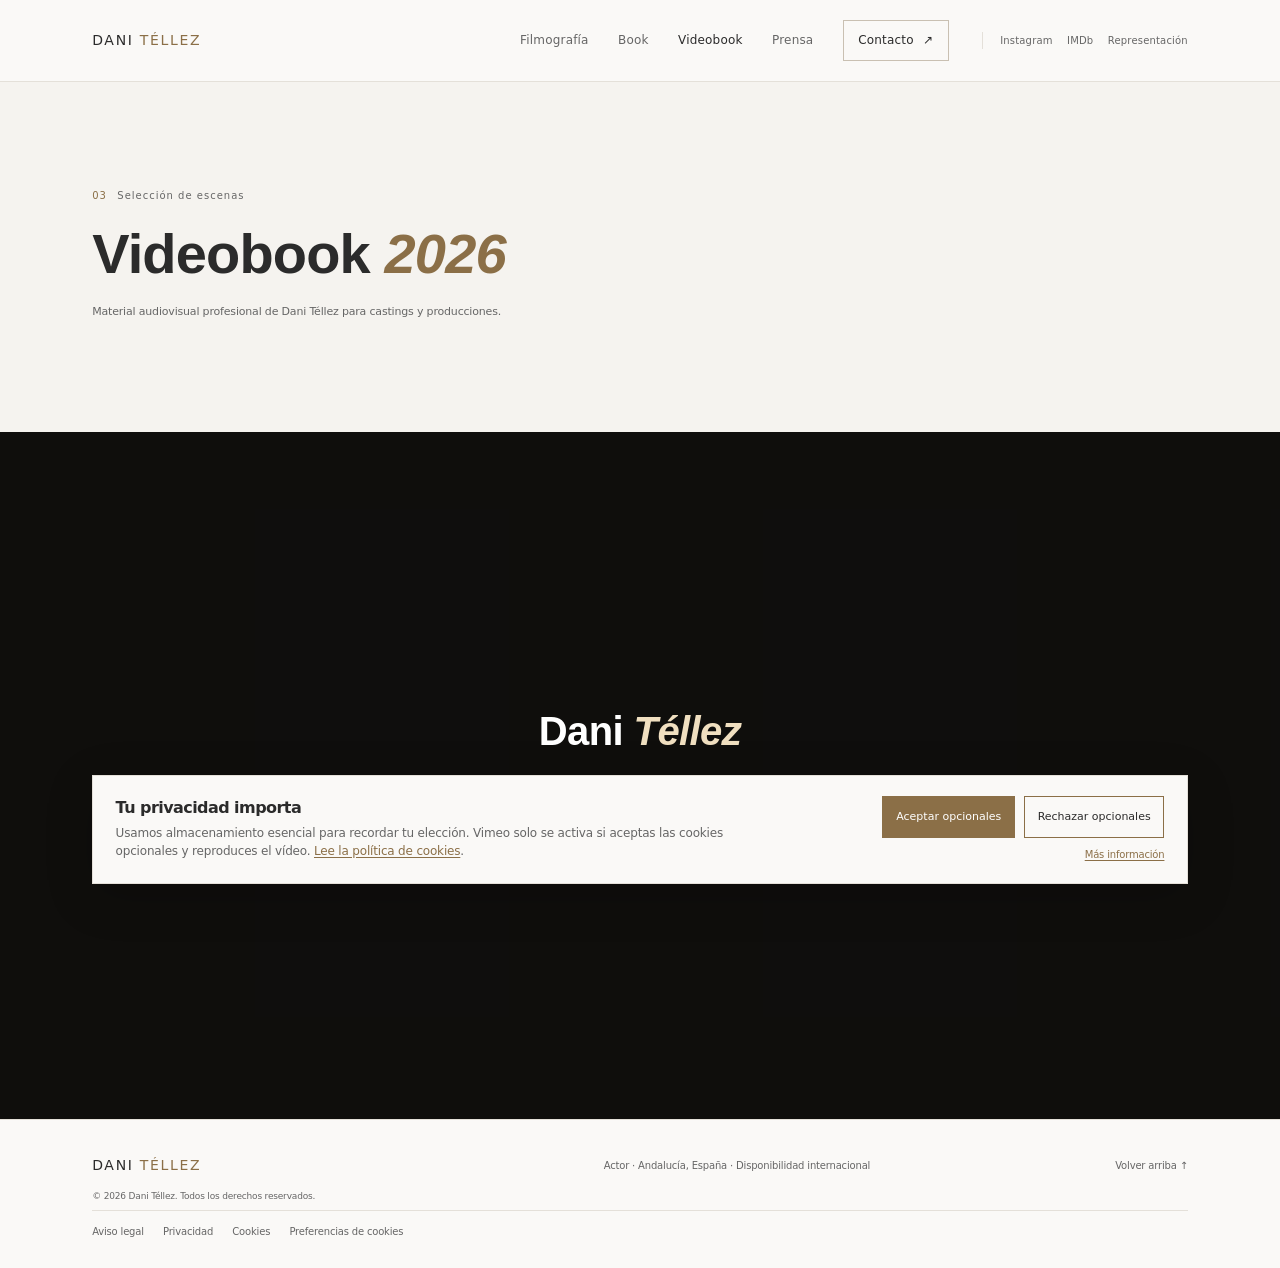
<file: videobook.html>
<!doctype html>
<html lang="es">
  <head>
    <meta charset="utf-8"><meta name="viewport" content="width=device-width, initial-scale=1">    <meta name="theme-color" content="#faf9f7">
    <meta name="description" content="Videobook profesional de Dani Téllez, actor español de cine, televisión y teatro. Escenas para castings y producciones.">
    <meta name="robots" content="index, follow, max-image-preview:large">
    <link rel="canonical" href="https://danitellez.es/videobook.html">
    <meta property="og:type" content="video.other">
    <meta property="og:site_name" content="Dani Téllez">
    <meta property="og:title" content="Videobook de Dani Téllez | Actor">
    <meta property="og:description" content="Escenas y videobook profesional de Dani Téllez, actor de cine, televisión y teatro.">
    <meta property="og:url" content="https://danitellez.es/videobook.html">
    <meta property="og:image" content="https://danitellez.es/assets/images/optimized/og-default.jpg">
    <meta property="og:image:alt" content="Dani Téllez, actor">
    <meta property="og:image:width" content="1200">
    <meta property="og:image:height" content="630">
    <meta name="twitter:card" content="summary_large_image">
    <meta name="twitter:title" content="Videobook de Dani Téllez | Actor">
    <meta name="twitter:description" content="Escenas y videobook profesional de Dani Téllez, actor de cine, televisión y teatro.">
    <meta name="twitter:image" content="https://danitellez.es/assets/images/optimized/og-default.jpg">
    <title>Videobook de Dani Téllez | Actor de cine, televisión y teatro</title>
    <link rel="icon" href="favicon.svg" type="image/svg+xml">
    <link rel="apple-touch-icon" href="apple-touch-icon.png">
    <link rel="manifest" href="manifest.json">
    <link rel="stylesheet" href="css/variables.css"><link rel="stylesheet" href="css/animations.css"><link rel="stylesheet" href="css/style.css">
    <script src="js/navbar.js" defer></script><script src="js/cookie-consent.js" defer></script><script src="js/structured-data.js" defer></script><script src="js/main.js?v=production-20261016" defer></script>
  </head>
  <body><a class="skip-link" href="#contenido">Saltar al contenido</a>
    <header class="site-header"><a class="wordmark" href="index.html" aria-label="Dani Téllez, inicio">DANI <span>TÉLLEZ</span></a><button class="menu-toggle" type="button" aria-expanded="false" aria-controls="primary-navigation" aria-label="Abrir menú"><span></span><span></span></button><nav class="primary-navigation" id="primary-navigation" aria-label="Navegación principal"><a href="filmografia.html">Filmografía</a><a href="book.html">Book</a><a href="videobook.html" aria-current="page">Videobook</a><a href="prensa.html">Prensa</a><a href="contacto.html" class="nav-contact">Contacto <span aria-hidden="true">↗</span></a><span class="nav-socials" aria-label="Perfiles externos"><a href="https://www.instagram.com/dani_tellez7/" target="_blank" rel="noopener noreferrer">Instagram</a><a href="https://www.imdb.com/es-es/name/nm12949652/" target="_blank" rel="noopener noreferrer">IMDb</a><a href="https://listalent.com/dani-tellez/" target="_blank" rel="noopener noreferrer">Representación</a></span></nav></header>
    <main id="contenido">
      <section class="page-hero" aria-labelledby="page-title"><div class="section-kicker"><span>03</span><span>Selección de escenas</span></div><h1 class="section-title" id="page-title">Videobook <em>2026</em></h1><p>Material audiovisual profesional de Dani Téllez para castings y producciones.</p></section>
      <section class="showreel showreel-page" aria-label="Videobook principal">
        <div class="showreel-player">
          <iframe data-video-url="https://player.vimeo.com/video/792659404?dnt=1&autoplay=1&playsinline=1" title="Videobook de Dani Téllez en Vimeo" allow="autoplay; fullscreen; picture-in-picture" loading="lazy" referrerpolicy="strict-origin-when-cross-origin"></iframe>
        </div>
        <div class="showreel-image" aria-hidden="true"></div>
        <div class="showreel-overlay" aria-hidden="true"></div>
        <div class="showreel-content">
          <h2 class="section-title">Dani <em>Téllez</em></h2>
          <button class="play-button showreel-play" type="button" aria-label="Reproducir videobook" aria-describedby="video-consent-message">
            <span class="play-icon" aria-hidden="true">▶</span>
            <span>Reproducir</span>
          </button>
          <p class="video-consent-message" id="video-consent-message" role="status" aria-live="polite"></p>
          <button class="video-consent-settings" type="button" data-video-settings hidden>Configurar cookies</button>
        </div>
      </section>
    </main>
    <footer class="site-footer"><a class="wordmark" href="index.html">DANI <span>TÉLLEZ</span></a><p>Actor · Andalucía, España · Disponibilidad internacional</p><a href="#contenido" class="back-top">Volver arriba ↑</a><small>© <span id="current-year">2026</span> Dani Téllez. Todos los derechos reservados.</small><nav class="legal-footer-links" aria-label="Información legal"><a href="aviso-legal.html">Aviso legal</a><a href="politica-privacidad.html">Privacidad</a><a href="politica-cookies.html">Cookies</a><a href="politica-cookies.html#preferencias" data-cookie-settings>Preferencias de cookies</a></nav></footer>
  </body>
</html>
</file>
<file: css/variables.css>
:root {
  color-scheme: light;
  --color-bg: #faf9f7;
  --color-bg-soft: #f5f3ef;
  --color-panel: #ffffff;
  --color-text: #2b2b2b;
  --color-muted: #666666;
  --color-gold: #8b6f47;
  --color-gold-light: #8b6f47;
  --color-line: #e4e0d9;
  --font-display: "Aptos", "Segoe UI", sans-serif;
  --font-body: system-ui, -apple-system, BlinkMacSystemFont, "Segoe UI", sans-serif;
  --page-gutter: clamp(1.25rem, 7.2vw, 7.5rem);
  --content-width: 1440px;
}
</file>
<file: css/animations.css>
@media (prefers-reduced-motion: no-preference) {
  html { scroll-behavior: smooth; }

  .reveal {
    opacity: 0;
    transform: translateY(12px);
    transition: opacity .55s ease, transform .55s ease;
  }
  html:not(.js) .reveal { opacity: 1; transform: none; }
  .reveal.is-visible { opacity: 1; transform: translateY(0); }
  .gallery-item img { transition: transform .45s ease; }
  .gallery-item:hover img { transform: scale(1.025); }
  .button, .icon-button, .text-link, .social-links a, .press-item, .quick-link, .filter-button {
    transition: color .2s ease, background-color .2s ease, border-color .2s ease;
  }
}

@media (prefers-reduced-motion: reduce) {
  *, *::before, *::after {
    scroll-behavior: auto !important;
    animation-duration: .01ms !important;
    animation-iteration-count: 1 !important;
    transition-duration: .01ms !important;
  }
}
</file>
<file: css/style.css>
* { box-sizing: border-box; }

html { scroll-behavior: smooth; }
body { margin: 0; background: var(--color-bg); color: var(--color-text); font-family: var(--font-body); font-size: 15px; line-height: 1.75; }
body:has(dialog[open]) { overflow: hidden; }
img { display: block; max-width: 100%; }
a { color: inherit; text-decoration: none; }
button, input, textarea { font: inherit; }
button { color: inherit; }
::selection { color: var(--color-text); background: #e8dfcf; }

.skip-link { position: fixed; z-index: 20; top: 1rem; left: 1rem; padding: .7rem 1rem; transform: translateY(-160%); background: var(--color-text); color: #fff; }
.skip-link:focus { transform: translateY(0); }
.site-header { position: relative; z-index: 10; display: flex; align-items: center; justify-content: space-between; min-height: 82px; padding: 0 var(--page-gutter); border-bottom: 1px solid var(--color-line); background: var(--color-bg); }
.wordmark { font-size: 14px; font-weight: 500; letter-spacing: .12em; white-space: nowrap; }
.wordmark span { color: var(--color-gold); font-weight: 400; }
.primary-navigation { display: flex; align-items: center; gap: clamp(1rem, 2.3vw, 2.3rem); font-size: 12px; letter-spacing: .015em; }
.primary-navigation a:not(.nav-contact) { color: var(--color-muted); }
.primary-navigation a:hover, .primary-navigation a:focus-visible, .primary-navigation a[aria-current="page"]:not(.nav-contact) { color: var(--color-text); }
.nav-contact { padding: .55rem .9rem; border: 1px solid #c9c0b2; color: var(--color-text); }
.nav-contact:hover, .nav-contact[aria-current="page"] { border-color: var(--color-gold); color: var(--color-gold); }
.nav-contact span { margin-left: .35rem; }
.nav-socials { display: flex; align-items: center; gap: .9rem; margin-left: .2rem; padding-left: 1.1rem; border-left: 1px solid var(--color-line); }
.nav-socials a { color: var(--color-muted); font-size: 10px; font-weight: 500; white-space: nowrap; }
.nav-socials a:hover { color: var(--color-gold); }
.menu-toggle { display: none; }

.hero { position: relative; display: flex; align-items: center; min-height: max(620px, calc(100svh - 82px)); overflow: hidden; padding: 90px var(--page-gutter) 80px; background: #e8e3dc; }
.hero-image, .hero-shade { position: absolute; inset: 0; }
.hero-image { background: url("../assets/images/optimized/home-portrait.jpg") center 38% / cover no-repeat; filter: saturate(.74); }
.hero-shade { background: linear-gradient(90deg, rgba(250,249,247,.94) 0%, rgba(250,249,247,.82) 34%, rgba(250,249,247,.2) 69%, rgba(250,249,247,0) 100%), linear-gradient(0deg, rgba(43,43,43,.16), transparent 22%); }
.hero-content { position: relative; z-index: 1; max-width: 740px; }
.eyebrow, .section-kicker { color: var(--color-gold); font-size: 10px; font-weight: 500; letter-spacing: .1em; }
.hero-eyebrow { margin: 0 0 1.2rem; }
.hero h1 { margin: 0; font-family: var(--font-display); font-size: clamp(6rem, 12vw, 10rem); font-weight: 400; letter-spacing: -.025em; line-height: .78; }
.hero h1 em, .section-title em, .cv-copy em { color: var(--color-gold); font-weight: 400; }
.hero-copy { margin: 1.5rem 0 1.3rem; color: #51504d; font-size: 14px; }
.text-link { display: inline-flex; align-items: center; gap: .8rem; color: var(--color-gold); font-size: 10px; font-weight: 500; letter-spacing: .055em; }
.text-link:hover { color: var(--color-text); }
.hero-meta { position: absolute; z-index: 1; bottom: 1.8rem; left: var(--page-gutter); display: flex; gap: .8rem; color: rgba(43,43,43,.68); font-size: 9px; }
.hero-meta a { color: var(--color-text); }
.hero-index { position: absolute; right: var(--page-gutter); bottom: 1.8rem; color: rgba(43,43,43,.68); font-size: 9px; }

.section-wrap { padding-right: var(--page-gutter); padding-left: var(--page-gutter); }
.page-hero { min-height: 350px; padding: 105px var(--page-gutter) 3.5rem; background: var(--color-bg-soft); }
.page-hero.press-page-hero { min-height: 260px; padding-bottom: 2rem; }
.page-hero .section-title { font-size: clamp(3.3rem, 6.5vw, 6rem); }
.page-hero > p { margin: 1rem 0 0; color: var(--color-muted); font-size: 11px; }
.section-kicker { display: flex; align-items: center; gap: .65rem; }
.section-kicker > span:first-child { color: var(--color-gold); }
.section-kicker > span + span { color: var(--color-muted); }
.section-title { margin: 1.15rem 0 0; font-family: var(--font-display); font-size: clamp(2.8rem, 5.2vw, 5rem); font-weight: 400; letter-spacing: -.015em; line-height: 1.02; }
.intro { display: grid; grid-template-columns: 1fr 3fr; gap: 3rem; padding-top: 7.5rem; padding-bottom: 7.5rem; }
.intro .section-title { margin-top: 0; }
.intro-bottom { display: grid; grid-template-columns: 1fr 1fr; gap: 3rem; max-width: 840px; margin: 2rem 0 0 auto; }
.body-copy { margin: 0; color: #4f4e4a; font-size: 13px; line-height: 1.9; }
.body-copy.muted { color: var(--color-muted); }
.intro-more { margin: 1.7rem 0 0 auto; }

.stats-band { background: var(--color-bg-soft); }
.stats-inner { display: grid; grid-template-columns: repeat(3, 1fr) 1.35fr; align-items: center; gap: 2rem; max-width: var(--content-width); margin: auto; padding: 2.8rem var(--page-gutter); }
.stat { display: flex; flex-direction: column; gap: .3rem; }
.stat strong { font-family: var(--font-display); font-size: clamp(2.8rem, 4.5vw, 4.2rem); font-weight: 400; line-height: 1; }
.stat strong span { color: var(--color-gold); font-size: .55em; }
.stat > span { color: var(--color-muted); font-size: 10px; }
.stat-note { justify-self: end; color: var(--color-muted); font-size: 12px; line-height: 1.7; }
.stat-note em { color: var(--color-gold); font-family: var(--font-display); font-size: 1.35rem; }
.latest { padding-top: 6rem; padding-bottom: 3rem; }
.section-heading { display: flex; justify-content: space-between; align-items: end; gap: 2rem; margin-bottom: 2.2rem; }
.section-heading .section-title { margin-top: .7rem; }
.credits-grid { display: grid; grid-template-columns: repeat(3, 1fr); gap: 2.2rem; }
.credit-column h2, .credit-column h3 { display: flex; justify-content: space-between; margin: 0; padding-bottom: .8rem; border-bottom: 1px solid #bca788; font-family: var(--font-display); font-size: 1.65rem; font-weight: 400; }
.credit-column h2 span, .credit-column h3 span { align-self: center; color: var(--color-muted); font: 10px var(--font-body); }
.credit { display: grid; grid-template-columns: 45px 1fr; gap: .85rem; padding: 1.1rem 0; border-bottom: 1px solid var(--color-line); }
.credit-year { padding-top: .12rem; color: var(--color-gold); font-size: 10px; }
.credit strong { font-size: 12px; font-weight: 500; }
.credit p { margin: .25rem 0 0; color: var(--color-muted); font-size: 10px; line-height: 1.6; }
.quick-links { display: grid; grid-template-columns: repeat(3, 1fr); padding-top: 3.5rem; padding-bottom: 6rem; }
.quick-link { display: flex; flex-direction: column; gap: 1rem; padding: 1.35rem 1.35rem 1.35rem 0; border-top: 1px solid var(--color-line); border-right: 1px solid var(--color-line); border-bottom: 1px solid var(--color-line); }
.quick-link:nth-child(3n) { border-right: 0; }
.quick-link > span { color: var(--color-muted); font-size: 9px; }
.quick-link strong { display: flex; justify-content: space-between; font-family: var(--font-display); font-size: clamp(1.4rem, 2.6vw, 2rem); font-weight: 400; }
.quick-link strong span { color: var(--color-gold); font: 1rem var(--font-body); }
.quick-link:hover strong { color: var(--color-gold); }

.bio-story { display: grid; grid-template-columns: minmax(0, .65fr) minmax(0, 1fr); gap: 0; max-width: none; margin: 0 auto; padding-top: 4rem; padding-bottom: 5rem; }
.bio-story.section-wrap { padding-right: clamp(1.25rem, 4vw, 4rem); padding-left: clamp(1.25rem, 4vw, 4rem); }
.bio-image { order: 2; width: min(100%, 420px); height: auto; min-height: 0; justify-self: end; overflow: hidden; background: transparent; }
.bio-image img { width: min(100%, 420px); height: auto; margin: 0 auto; object-fit: contain; object-position: center; filter: grayscale(1) contrast(.94); }
.bio-copy { order: 1; display: flex; flex-direction: column; align-self: stretch; justify-content: center; padding: clamp(1.5rem, 3vw, 2.8rem); border: 1px solid rgba(228,224,217,.65); border-right: 0; border-radius: 0; background: rgba(245,243,239,.42); }
.bio-copy .section-title { margin: .8rem 0 1.5rem; font-size: clamp(2.4rem, 4.3vw, 4.2rem); }
.bio-copy .body-copy { margin-bottom: .85rem; font-size: 16px; line-height: 1.7; }
.bio-copy .body-copy:last-child { margin-bottom: 0; }
.bio-copy .text-link { margin-top: 1rem; }
.formation { display: grid; grid-template-columns: .9fr 1.4fr; gap: 4rem; padding-top: 5.5rem; padding-bottom: 5.5rem; background: var(--color-bg-soft); }
.formation.section-wrap { padding-top: 5.5rem; padding-bottom: 5.5rem; }
.formation-list { border-top: 1px solid var(--color-line); }
.formation-item { display: grid; grid-template-columns: 125px 1fr; gap: 1.2rem; padding: 1.15rem 0; border-bottom: 1px solid var(--color-line); }
.formation-item > span { color: var(--color-gold); font-size: 10px; }
.formation-item strong { font-size: 12px; font-weight: 500; }
.formation-item p { margin: .25rem 0 0; color: var(--color-muted); font-size: 10px; }
.skills { padding-top: 5rem; padding-bottom: 5rem; }
.skills-grid { display: grid; grid-template-columns: repeat(3, 1fr); gap: 1rem; margin-top: 1.8rem; }
.skill-card { padding: 1.4rem; border: 1px solid var(--color-line); background: rgba(255,255,255,.45); }
.skill-card h2 { margin: 0; font: 400 1.4rem var(--font-display); }
.skill-card p { margin-bottom: 0; color: var(--color-muted); font-size: 11px; }
.language-band { padding: 2.8rem 0; background: var(--color-bg-soft); }
.language-inner { display: grid; grid-template-columns: 1fr 1fr 2fr auto; align-items: center; gap: 1.5rem; }
.language-inner h2 { margin: 0; font: 400 1.8rem var(--font-display); }
.language-inner p { color: var(--color-muted); font-size: 11px; }
.language-inner p strong { color: var(--color-text); font-weight: 500; }

.filmography { padding-top: 6rem; padding-bottom: 6rem; }
.filmography-page { padding-top: 3.5rem; padding-bottom: 6rem; }
.filmography-heading { display: flex; justify-content: space-between; align-items: end; gap: 2rem; margin-bottom: 3rem; }
.filmography-heading .section-title { max-width: 690px; }
.filter-bar { display: flex; gap: .5rem; margin-bottom: 2.5rem; }
.filter-button { padding: .6rem .9rem; border: 1px solid var(--color-line); background: transparent; color: var(--color-muted); cursor: pointer; font-size: 9px; }
.filter-button:hover, .filter-button.is-active { border-color: var(--color-gold); color: var(--color-gold); }
.credit-column[hidden] { display: none; }
.filmography-page > .text-link { margin-top: .5rem; }
.sample-note { margin: 1.8rem 0; color: var(--color-muted); font-size: 10px; }

.gallery { padding-top: 7rem; padding-bottom: 7rem; overflow: hidden; }
.gallery-controls { display: flex; gap: .5rem; }
.icon-button { width: 38px; height: 38px; border: 1px solid #cfc8bc; background: transparent; color: var(--color-text); cursor: pointer; }
.icon-button:hover { border-color: var(--color-gold); color: var(--color-gold); }
.gallery-track { display: grid; grid-template-columns: 1.3fr 1fr 1fr 1fr; gap: 1rem; }
.gallery-item { position: relative; height: clamp(230px, 31vw, 450px); overflow: hidden; padding: 0; border: 0; background: var(--color-bg-soft); text-align: left; cursor: zoom-in; }
.gallery-item img { width: 100%; height: 100%; object-fit: cover; filter: saturate(.82); }
.gallery-item-large img { object-position: 50% 32%; }
.gallery-caption { position: absolute; inset: auto 0 0; padding: 2.5rem 1rem .85rem; background: linear-gradient(transparent, rgba(25,24,22,.55)); color: #fff; font-size: 10px; }
.gallery-hint { margin: 1rem 0 0; color: var(--color-muted); font-size: 10px; }
.gallery-page { padding-top: 2.5rem; padding-bottom: 6rem; }
.gallery-page > .gallery-hint { margin: 0 0 1.4rem; }
.photo-grid { display: grid; grid-template-columns: repeat(3, minmax(0, 1fr)); grid-auto-rows: clamp(230px, 30vw, 420px); gap: 1rem; }
.photo-grid .gallery-item:nth-child(5n + 1) { grid-row: span 2; }
.photo-grid .gallery-item { height: 100%; }
.book-section { width: 100%; }
.book-section-heading { display: flex; justify-content: space-between; align-items: end; gap: 2rem; margin-bottom: 1.5rem; }
.book-section-heading .section-title { margin-top: .7rem; }
.book-section-heading .gallery-hint { max-width: 330px; margin: 0 0 .35rem; text-align: right; }
.book-carousel-stage { position: relative; display: grid; grid-template-columns: minmax(0, .95fr) minmax(0, 1.1fr) minmax(0, .95fr); grid-template-areas: "previous current next"; align-items: stretch; gap: 0; width: 100%; height: clamp(420px, 68svh, 820px); overflow: hidden; }
.book-carousel-slide { display: block; width: 100%; height: 100%; background: transparent; cursor: pointer; text-align: center; transition: opacity .45s ease, filter .45s ease, transform .45s ease; }
.book-carousel-slide[hidden] { display: none; }
.book-carousel-slide.is-previous { position: relative; z-index: 0; grid-area: previous; opacity: .58; filter: saturate(.68); }
.book-carousel-slide.is-current { position: relative; z-index: 1; grid-area: current; transform: scale(1.04); opacity: 1; filter: none; cursor: zoom-in; }
.book-carousel-slide.is-next { position: relative; z-index: 0; grid-area: next; opacity: .58; filter: saturate(.68); }
.book-carousel-slide img { object-fit: cover; filter: none; }
.book-carousel-slide.is-current img { object-fit: cover; }
.book-carousel-slide .gallery-caption { display: none; }
.book-carousel-arrow { position: absolute; z-index: 2; top: 50%; display: grid; place-items: center; width: 48px; height: 64px; transform: translateY(-50%); border: 0; background: transparent; color: #fff; font-size: 3.4rem; line-height: 1; text-shadow: 0 1px 8px rgba(0,0,0,.7); transition: transform .2s ease, color .2s ease; }
.book-carousel-arrow:hover { transform: translateY(-50%) scale(1.12); color: #fff; }
.book-carousel-arrow:active { transform: translateY(-50%) scale(.96); }
.book-carousel-arrow:focus-visible { outline: 2px solid #fff; outline-offset: 3px; }
.book-carousel-arrow-previous { left: .8rem; }
.book-carousel-arrow-next { right: .8rem; }
.book-carousel-slide:focus-visible { outline: 2px solid var(--color-gold); outline-offset: 3px; }
.screen-projects { margin-top: clamp(3rem, 6vw, 5.5rem); padding-top: clamp(2rem, 4vw, 3rem); border-top: 1px solid var(--color-line); }
.screen-projects-heading { margin-bottom: 1.5rem; }
.screen-projects-grid { display: grid; grid-template-columns: repeat(3, minmax(0, 1fr)); gap: 2rem 1.25rem; }
.theater-section { margin-top: clamp(3rem, 6vw, 5.5rem); padding-top: clamp(2rem, 4vw, 3rem); border-top: 1px solid var(--color-line); }
.theater-folder-heading { display: flex; align-items: center; }
.theater-folder-label { display: grid; gap: .45rem; }
.theater-carousel { position: relative; margin-top: 1.5rem; }
.theater-carousel-track { position: relative; display: grid; grid-template-columns: minmax(0, .95fr) minmax(0, 1.1fr) minmax(0, .95fr); grid-template-areas: "previous current next"; align-items: stretch; gap: .8rem; width: 100%; height: clamp(340px, 56svh, 680px); overflow: hidden; background: #000; }
.theater-carousel-slide { display: block; width: 100%; height: 100%; background: #000; cursor: pointer; text-align: center; transition: opacity .45s ease, filter .45s ease, transform .45s ease; }
.theater-carousel-slide[hidden] { display: none; }
.theater-carousel-slide.is-previous { position: relative; z-index: 0; grid-area: previous; opacity: .78; filter: saturate(.85); }
.theater-carousel-slide.is-current { position: relative; z-index: 1; grid-area: current; transform: scale(1.04); opacity: 1; filter: none; cursor: zoom-in; }
.theater-carousel-slide.is-next { position: relative; z-index: 0; grid-area: next; opacity: .78; filter: saturate(.85); }
.theater-carousel-slide img { object-fit: contain; filter: brightness(1.12); }
.theater-carousel-controls { position: absolute; inset: 0; pointer-events: none; }
.theater-carousel-arrow { pointer-events: auto; }
.theater-gallery-dialog { position: fixed; width: min(94vw, 1250px); max-width: none; max-height: 90vh; overflow: auto; padding: 2rem; border: 1px solid var(--color-line); background: #fff; }
.theater-gallery-dialog .section-title { margin: 0 0 1.5rem; color: var(--color-text); font-size: clamp(2rem, 4vw, 3rem); }
.theater-gallery-grid { display: grid; grid-template-columns: repeat(3, minmax(0, 1fr)); gap: .8rem; }
.theater-gallery-photo { display: grid; width: 100%; padding: 0; overflow: hidden; border: 0; background: #000; cursor: zoom-in; }
.theater-gallery-grid img { width: 100%; height: clamp(150px, 19vw, 250px); background: #000; object-fit: contain; }
.screen-project { min-width: 0; }
.screen-project h3 { margin: 0 0 .75rem; font: 500 clamp(1rem, 1.5vw, 1.2rem)/1.3 var(--font-body); letter-spacing: -.02em; }
.project-photo-stage { position: relative; width: 100%; aspect-ratio: 4 / 3; overflow: hidden; background: transparent; }
.project-photo-slide { position: absolute; inset: 0; width: 100%; height: 100%; }
.project-photo-slide[hidden] { display: none; }
.project-photo-slide img { width: 100%; height: 100%; object-fit: cover; }
.project-photo-slide-contain { display: grid; place-items: center; background: var(--color-bg); }
.project-photo-slide-contain img { position: absolute; inset: 0; width: auto; height: auto; max-width: 100%; max-height: 100%; margin: auto; object-fit: contain; }
.project-photo-slide:hover img { transform: none; }
.project-photo-slide.is-entering-from-right { animation: project-photo-enter-from-right .35s ease both; }
.project-photo-slide.is-entering-from-left { animation: project-photo-enter-from-left .35s ease both; }
.project-photo-arrow { position: absolute; z-index: 1; top: 50%; display: grid; place-items: center; width: 42px; height: 56px; transform: translateY(-50%); border: 0; background: transparent; color: #fff; font-size: 2.8rem; line-height: 1; text-shadow: 0 1px 8px rgba(0,0,0,.7); cursor: pointer; transition: transform .2s ease; }
.project-photo-arrow:hover { transform: translateY(-50%) scale(1.12); }
.project-photo-arrow:active { transform: translateY(-50%) scale(.96); }
.project-photo-arrow:focus-visible { outline: 2px solid #fff; outline-offset: -4px; }
.project-photo-arrow-previous { left: .25rem; }
.project-photo-arrow-next { right: .25rem; }
@keyframes project-photo-enter-from-right {
  from { opacity: .35; transform: translateX(1.25rem); }
  to { opacity: 1; transform: translateX(0); }
}
@keyframes project-photo-enter-from-left {
  from { opacity: .35; transform: translateX(-1.25rem); }
  to { opacity: 1; transform: translateX(0); }
}
@media (prefers-reduced-motion: reduce) {
  .project-photo-slide.is-entering-from-right,
  .project-photo-slide.is-entering-from-left { animation: none; }
}
dialog { color: var(--color-text); }
.lightbox { position: fixed; width: min(90vw, 1100px); max-width: none; max-height: 90vh; padding: 1rem; border: 1px solid var(--color-line); background: var(--color-bg); }
.lightbox::backdrop, .video-dialog::backdrop { background: rgba(35,33,29,.68); }
.lightbox img { max-height: 77vh; width: 100%; object-fit: contain; }
.lightbox p { margin: .65rem 0 0; color: var(--color-muted); font-size: 11px; }
.lightbox-close, .video-close { position: absolute; z-index: 1; top: .5rem; right: .7rem; border: 0; background: rgba(250,249,247,.92); color: var(--color-text); font-size: 2rem; line-height: 1; cursor: pointer; }

.showreel { position: relative; display: grid; place-items: center; min-height: 570px; overflow: hidden; text-align: center; }
.showreel-image, .showreel-overlay { position: absolute; inset: 0; }
.showreel-image { background: url("../assets/images/optimized/cuando-nadie-nos-ve-poster.jpg") center / cover no-repeat; filter: saturate(.72); }
.showreel-overlay { background: rgba(35,33,29,.43); }
.showreel-content { position: relative; z-index: 1; color: #fff; }
.showreel-content .section-kicker { justify-content: center; color: #f6eee1; }
.showreel-content .section-kicker > span + span { color: rgba(255,255,255,.82); }
.showreel-content .section-title { margin: 1rem 0; color: #fff; font-size: clamp(3rem, 7vw, 6rem); }
.showreel-content .section-title em { color: #f0dfc0; }
.showreel-content > p { color: rgba(255,255,255,.88); font-size: 12px; }
.play-button { display: inline-flex; align-items: center; gap: .9rem; margin-top: 1.5rem; border: 0; background: transparent; color: inherit; cursor: pointer; font-size: 10px; }
.play-icon { display: grid; place-items: center; width: 50px; height: 50px; padding-left: 3px; border: 1px solid currentColor; border-radius: 50%; color: inherit; font-size: 12px; }
.showreel-content .play-icon { color: #fff; }
.play-button:hover .play-icon { background: rgba(255,255,255,.14); }
.showreel-content .video-note { margin-top: .8rem; font-size: 9px; }
.showreel-page { min-height: 0; padding: clamp(1.5rem, 4vw, 3rem) var(--page-gutter); background: #000; }
.showreel-player { position: relative; z-index: 0; width: min(100%, 1050px); aspect-ratio: 16 / 9; height: auto; margin: 0 auto; background: #000; }
.showreel-player iframe { display: block; width: 100%; height: 100%; border: 0; }
.showreel-page .showreel-image { display: none; }
.showreel-page .showreel-overlay { z-index: 2; }
.showreel-page .showreel-content { position: absolute; z-index: 3; inset: 0; display: flex; flex-direction: column; align-items: center; justify-content: center; transition: opacity .5s ease, visibility .5s ease; }
.showreel-page.is-playing .showreel-image,
.showreel-page.is-playing .showreel-overlay,
.showreel-page.is-playing .showreel-content { visibility: hidden; opacity: 0; pointer-events: none; }
.video-dialog { position: fixed; width: min(90vw, 1050px); max-width: none; padding: 0; overflow: visible; border: 0; background: #171614; }
.video-frame { aspect-ratio: 16 / 9; }
.video-frame iframe { display: block; width: 100%; height: 100%; border: 0; }
.video-close { top: -2.7rem; right: 0; }
.clips { padding-top: 6rem; padding-bottom: 6rem; }
.clips-placeholder { display: grid; place-items: center; min-height: 220px; border: 1px solid var(--color-line); background: var(--color-bg-soft); color: var(--color-muted); font-family: var(--font-display); font-size: clamp(1.8rem, 4vw, 3rem); font-style: italic; }
.clip-grid { display: grid; grid-template-columns: repeat(3, 1fr); gap: 1.2rem; }
.clip-card h3 { margin: .15rem 0; font: 400 1.45rem var(--font-display); }
.clip-card > p:last-child { margin: 0; color: var(--color-muted); font-size: 10px; }
.clip-category { margin: 1rem 0 .2rem; color: var(--color-gold); font-size: 9px; }
.clip-art { display: grid; place-items: center; min-height: 240px; background-position: center; background-size: cover; }
.clip-art .play-button { color: #fff; }
.clip-art-one { background-image: linear-gradient(rgba(35,33,29,.22), rgba(35,33,29,.3)), url("../assets/images/optimized/cerrar-los-ojos-1.jpg"); }
.clip-art-two { background-image: linear-gradient(rgba(35,33,29,.22), rgba(35,33,29,.3)), url("../assets/images/optimized/book-cover.jpg"); }
.clip-art-three { background-image: linear-gradient(rgba(35,33,29,.22), rgba(35,33,29,.3)), url("../assets/images/optimized/cnn-rodaje-episodio-07.jpg"); }

.press { padding-top: 7rem; padding-bottom: 7rem; }
.press-page { padding-top: 4rem; padding-bottom: 6rem; }
.press-group { margin-bottom: 3rem; }
.press-group > .section-kicker { margin-bottom: 1.1rem; }
.press-list { border-top: 1px solid var(--color-line); }
.press-item { display: grid; grid-template-columns: 130px 1fr 175px; align-items: center; gap: 1.4rem; min-height: 76px; border-bottom: 1px solid var(--color-line); }
.press-item:hover { background: rgba(139,111,71,.035); }
.press-date, .press-source { color: var(--color-muted); font-size: 10px; }
.press-item strong { font-family: var(--font-display); font-size: clamp(1rem, 2vw, 1.25rem); font-weight: 400; }
.press-source { text-align: right; }
.press-source span { color: var(--color-gold); }
.cnnv-press .section-title { margin: .8rem 0 1.6rem; }
.cnnv-press { padding-top: 1rem; }
.press-feature-grid { display: grid; grid-template-columns: repeat(2, minmax(0, 1fr)); gap: 1.5rem; }
.press-feature { display: grid; grid-template-rows: auto 1fr; min-width: 0; border: 1px solid var(--color-line); background: var(--color-bg); transition: border-color .2s ease, transform .2s ease; }
.press-feature:hover { transform: translateY(-3px); border-color: var(--color-gold); }
.press-feature > img { width: 100%; aspect-ratio: 16 / 9; background: var(--color-bg-soft); object-fit: cover; object-position: center 30%; }
.press-feature-copy { display: grid; align-content: start; gap: .75rem; padding: 1.2rem; }
.press-feature-copy .press-date { letter-spacing: .08em; }
.press-feature-copy > strong { font-family: var(--font-display); font-size: clamp(1.2rem, 2vw, 1.6rem); font-weight: 400; line-height: 1.3; }
.press-feature-link { display: flex; justify-content: space-between; margin-top: .4rem; padding-top: .8rem; border-top: 1px solid var(--color-line); color: var(--color-text); font-size: 10px; }
.press-feature-link span { color: var(--color-gold); }
.cnnv-press-gallery { margin: 0 0 5rem; padding-top: 1rem; }
.cnnv-press-gallery > .section-kicker { margin-bottom: 1.1rem; }
.cnnv-press-gallery > .section-title { margin: 0 0 1.6rem; }
.cnnv-gallery-carousel { position: relative; }
.cnnv-press-gallery-grid { display: grid; grid-auto-columns: calc((100% - 2.4rem) / 3); grid-auto-flow: column; gap: .8rem; overflow-x: auto; overscroll-behavior-inline: contain; scroll-behavior: smooth; scroll-snap-type: x mandatory; scrollbar-width: none; }
.cnnv-press-gallery-grid::-webkit-scrollbar { display: none; }
.cnnv-gallery-slide { min-width: 0; padding: 0; overflow: hidden; border: 0; background: #111; cursor: zoom-in; scroll-snap-align: start; }
.cnnv-gallery-slide img { width: 100%;
  height: auto;
  transition: transform .3s ease; }
.cnnv-gallery-slide:hover img { transform: scale(1.025); }
.cnnv-gallery-controls { position: absolute; inset: 0; display: flex; align-items: center; justify-content: space-between; pointer-events: none; }
.cnnv-gallery-arrow { display: grid; place-items: center; width: 42px; height: 56px; border: 0; background: rgba(0,0,0,.48); color: #fff; font-size: 2.6rem; line-height: 1; cursor: pointer; pointer-events: auto; }
.cnnv-gallery-arrow:focus-visible { outline: 2px solid var(--color-gold); outline-offset: 2px; }
.cnnv-photo-dialog { position: fixed; width: min(92vw, 1200px); max-width: none; max-height: 90vh; padding: 1rem; border: 1px solid var(--color-line); background: #fff; }
.cnnv-photo-dialog img { width: 100%; max-height: 82vh; object-fit: contain; }

.cv-banner { display: flex; align-items: center; justify-content: space-between; gap: 2rem; padding: 4rem var(--page-gutter); background: var(--color-bg-soft); }
.cv-copy h2 { margin: .8rem 0 0; font-family: var(--font-display); font-size: clamp(2rem, 4.2vw, 3.8rem); font-weight: 400; line-height: 1.15; }
.download-link { display: grid; grid-template-columns: 1fr auto; align-items: center; gap: .2rem 1.1rem; min-width: 240px; padding: 1rem 1.2rem; border: 1px solid #c9c0b2; color: var(--color-text); font-size: 10px; }
.download-link > span:nth-child(2) { grid-column: 2; grid-row: 1 / 3; color: var(--color-gold); font-size: 1.2rem; }
.download-link small { color: var(--color-muted); font-size: 9px; }
.download-link:hover { border-color: var(--color-gold); color: var(--color-gold); }

.contact { display: grid; grid-template-columns: 1fr 1fr; gap: clamp(3rem, 9vw, 9rem); padding-top: 7rem; padding-bottom: 7rem; }
.contact-intro > p { max-width: 360px; margin: 1.3rem 0; color: var(--color-muted); font-size: 12px; }
.contact-email { display: inline-block; color: var(--color-gold); font-family: var(--font-display); font-size: clamp(1.2rem, 2.5vw, 1.8rem); }
.contact-email span { font-family: var(--font-body); font-size: .7em; }
.social-links { display: flex; flex-wrap: wrap; gap: 1.3rem; margin-top: 2rem; }
.social-links a { color: var(--color-muted); font-size: 10px; }
.social-links a span { color: var(--color-gold); }
.social-links a:hover { color: var(--color-gold); }
.contact-form { display: flex; flex-direction: column; }
.contact-form label { margin: 0 0 .35rem; color: var(--color-muted); font-size: 10px; }
.contact-form input, .contact-form textarea { width: 100%; margin: 0 0 1.2rem; padding: .7rem 0; border: 0; border-bottom: 1px solid #d8d3ca; border-radius: 0; outline: none; background: transparent; color: var(--color-text); font-size: 12px; resize: vertical; }
.contact-form input:focus, .contact-form textarea:focus { border-color: var(--color-gold); }
.contact-form input::placeholder, .contact-form textarea::placeholder { color: #99948b; }
.button { display: inline-flex; align-items: center; justify-content: space-between; gap: 2rem; width: fit-content; min-width: 200px; padding: .85rem 1rem; border: 1px solid #bca788; cursor: pointer; font-size: 10px; }
.button-gold { background: #8b6f47; color: #fff; }
.button-gold:hover { background: #725938; border-color: #725938; }
.form-status { min-height: 1.5rem; color: var(--color-gold); font-size: 11px; }
.agency-card { display: flex; flex-direction: column; align-items: flex-start; gap: .35rem; max-width: 380px; margin: 1.8rem 0; padding: 1.1rem 1.3rem; border-left: 1px solid #bca788; background: var(--color-bg-soft); }
.agency-card > span { color: var(--color-muted); font-size: 9px; }
.agency-card strong { font-size: 12px; font-weight: 500; }
.agency-card a { color: var(--color-gold); font-size: 11px; }
.contact-cv { margin-top: 1.4rem; }
.representation-contact { display: grid; grid-template-columns: minmax(0, .9fr) minmax(0, 1.1fr); align-items: center; gap: clamp(2rem, 7vw, 6rem); padding-top: clamp(4rem, 8vw, 7rem); padding-bottom: clamp(4rem, 8vw, 7rem); }
.representation-visual { min-width: 0; }
.representation-photo { width: 100%; max-height: 620px; background: var(--color-bg-soft); object-fit: cover; }
.representation-logo-link { display: flex; flex-direction: column; align-items: flex-start; gap: 1rem; padding: 1rem 0; border-bottom: 1px solid var(--color-line); color: var(--color-muted); font-size: 10px; }
.representation-logo-link img { width: min(100%, 360px); height: auto; object-fit: contain; object-position: left center; }
.representation-logo-link > span > span { color: var(--color-gold); }
.representation-copy .section-title { margin: .7rem 0 1rem; }
.representation-description, .representation-note { max-width: 540px; color: var(--color-muted); font-size: 13px; line-height: 1.75; }
.representation-note a { color: var(--color-gold); text-decoration: underline; text-underline-offset: .2em; }
.representative-list { display: grid; gap: 1rem; margin: 2rem 0; }
.representative-card { display: grid; gap: .45rem; padding: 1.2rem 1.3rem; border-left: 1px solid var(--color-gold); background: var(--color-bg-soft); }
.representative-card h3 { margin: 0 0 .2rem; font-size: 18px; }
.representative-card a { width: fit-content; color: var(--color-text); font-size: 12px; }
.representative-card a span { color: var(--color-gold); }
.representative-card a:hover, .representation-logo-link:hover { color: var(--color-gold); }

.site-footer { display: grid; grid-template-columns: 1fr 1fr auto; align-items: center; gap: .3rem 2rem; padding: 1.7rem var(--page-gutter); border-top: 1px solid var(--color-line); background: var(--color-bg); }
.site-footer > p { color: var(--color-muted); font-size: 10px; }
.site-footer .back-top { justify-self: end; color: var(--color-muted); font-size: 10px; }
.site-footer .back-top:hover { color: var(--color-gold); }
.site-footer small { grid-column: 1 / -1; color: var(--color-muted); font-size: 9px; }
.legal-footer-links { grid-column: 1 / -1; display: flex; flex-wrap: wrap; gap: .6rem 1.2rem; padding-top: .8rem; border-top: 1px solid var(--color-line); }
.legal-footer-links a { color: var(--color-muted); font-size: 10px; text-underline-offset: .2em; }
.legal-footer-links a:hover, .legal-footer-links a[aria-current="page"] { color: var(--color-gold); }

.legal-content { max-width: 980px; margin: 0 auto; padding-top: clamp(3rem, 7vw, 6rem); padding-bottom: clamp(4rem, 8vw, 7rem); }
.legal-content h2 { margin: 2.3rem 0 .65rem; font-size: 1.35rem; }
.legal-content p, .legal-content li { color: var(--color-muted); font-size: 14px; line-height: 1.85; }
.legal-content li + li { margin-top: .45rem; }
.legal-content a { color: var(--color-gold); text-decoration: underline; text-underline-offset: .2em; }
.legal-content code { overflow-wrap: anywhere; }
.legal-review-warning { padding: 1rem 1.2rem; border-left: 3px solid #a3482c; background: #f5ece7; color: #522719 !important; }

.cookie-banner { position: fixed; z-index: 100; right: max(1rem, var(--page-gutter)); bottom: 1rem; left: max(1rem, var(--page-gutter)); display: flex; align-items: center; justify-content: space-between; gap: 1.5rem; max-width: 1100px; margin: 0 auto; padding: 1.2rem 1.4rem; border: 1px solid var(--color-line); background: var(--color-bg); box-shadow: 0 12px 48px rgba(0,0,0,.18); }
.cookie-banner[hidden] { display: none; }
.cookie-banner-copy { max-width: 650px; }
.cookie-banner h2 { margin: 0; font-family: var(--font-body); font-size: 16px; font-weight: 600; }
.cookie-banner p { margin: .35rem 0 0; color: var(--color-muted); font-size: 12px; line-height: 1.5; }
.cookie-banner a { color: var(--color-gold); text-decoration: underline; text-underline-offset: .2em; }
.cookie-banner-actions { display: flex; flex-wrap: wrap; align-items: center; justify-content: flex-end; gap: .55rem; }
.cookie-button { min-height: 42px; padding: .55rem .8rem; border: 1px solid var(--color-gold); background: transparent; color: var(--color-text); cursor: pointer; font-size: 11px; }
.cookie-button:hover, .cookie-button-accept { background: var(--color-gold); color: #fff; }
.cookie-banner-actions > a { flex-basis: 100%; text-align: right; font-size: 10px; }
.cookie-settings-button { background: transparent; color: var(--color-text); }
.video-consent-message { margin: .75rem 0 0; color: #fff; font-size: 12px; }
.video-consent-settings { margin-top: .5rem; padding: .5rem .8rem; border: 1px solid currentColor; background: transparent; color: #fff; cursor: pointer; font-size: 11px; }
.video-consent-settings[hidden] { display: none; }

:focus-visible { outline: 2px solid var(--color-gold); outline-offset: 4px; }

@media (min-width: 1500px) {
  .section-wrap, .site-header, .hero { padding-right: max(var(--page-gutter), calc((100vw - var(--content-width)) / 2)); padding-left: max(var(--page-gutter), calc((100vw - var(--content-width)) / 2)); }
}
@media (max-width: 900px) {
  .site-header { min-height: 76px; flex-wrap: wrap; row-gap: .4rem; padding-top: .7rem; padding-bottom: .7rem; }
  .primary-navigation { flex-basis: 100%; justify-content: center; flex-wrap: wrap; gap: .8rem; font-size: 10px; }
  .nav-socials { gap: .7rem; }
  .hero { min-height: 680px; }
  .intro { grid-template-columns: 1fr 2.5fr; gap: 2rem; padding-top: 5.5rem; padding-bottom: 5.5rem; }
  .intro-bottom { gap: 1.6rem; }
  .gallery-track { grid-template-columns: repeat(4, 45vw); overflow-x: auto; scroll-snap-type: x mandatory; scrollbar-width: thin; scrollbar-color: #bca788 var(--color-bg-soft); }
  .gallery-item { scroll-snap-align: start; }
  .credits-grid { gap: 1.2rem; }
  .credit { grid-template-columns: 40px 1fr; gap: .65rem; }
  .formation { grid-template-columns: 1fr 1.4fr; gap: 2rem; }
  .bio-story { grid-template-columns: 1fr; gap: 1.5rem; max-width: none; }
  .bio-image, .bio-copy { order: initial; }
  .bio-image { width: min(100%, 360px); height: auto; margin: 0 auto; }
  .representation-contact { grid-template-columns: minmax(200px, .85fr) minmax(0, 1.15fr); gap: 2rem; }
  .language-inner { grid-template-columns: 1fr 1fr; }
  .press-item { grid-template-columns: 105px 1fr 140px; gap: 1rem; }
  .cnnv-press-gallery-grid { grid-auto-columns: calc((100% - .8rem) / 2); gap: .8rem; }
}
@media (max-width: 650px) {
  body { font-size: 14px; }
  .site-header { min-height: 68px; }
  .menu-toggle { display: flex; flex-direction: column; gap: 6px; padding: .6rem; border: 0; background: transparent; cursor: pointer; }
  .menu-toggle span { display: block; width: 22px; height: 1px; background: var(--color-text); }
  .primary-navigation { position: absolute; inset: 68px 0 auto; display: none; flex-direction: column; align-items: stretch; gap: 0; padding: .3rem var(--page-gutter) 1rem; border-bottom: 1px solid var(--color-line); background: var(--color-bg); font-size: 11px; }
  .primary-navigation.is-open { display: flex; }
  .primary-navigation a { padding: .75rem 0; border-bottom: 1px solid var(--color-line); }
  .primary-navigation .nav-contact { align-self: flex-start; margin-top: .7rem; padding: .55rem .8rem; }
  .primary-navigation .nav-socials { align-self: stretch; justify-content: space-between; gap: .5rem; margin: .5rem 0 0; padding: .6rem 0 0; border-top: 1px solid var(--color-line); border-left: 0; }
  .primary-navigation .nav-socials a { padding: .45rem 0; border: 0; font-size: 10px; }
  .hero { min-height: max(620px, calc(100svh - 68px)); padding-top: 80px; padding-bottom: 90px; }
  .hero-image { background-position: 60% center; }
  .hero-shade { background: linear-gradient(90deg, rgba(250,249,247,.9), rgba(250,249,247,.62) 53%, rgba(250,249,247,.08)), linear-gradient(0deg, rgba(43,43,43,.14), transparent 25%); }
  .hero h1 { font-size: clamp(5rem, 22vw, 7rem); }
  .hero-meta { flex-direction: column; gap: .1rem; bottom: 1.4rem; }
  .hero-index { bottom: 1.4rem; }
  .page-hero { min-height: 300px; padding-top: 75px; padding-bottom: 2.5rem; }
  .page-hero.press-page-hero { min-height: 220px; padding-bottom: 1.8rem; }
  .page-hero .section-title { font-size: clamp(2.8rem, 11vw, 4rem); }
  .section-title { font-size: clamp(2.4rem, 10vw, 3.7rem); }
  .intro { display: block; padding-top: 4.5rem; padding-bottom: 4.5rem; }
  .intro-copy { margin-top: 1.7rem; }
  .intro-bottom { grid-template-columns: 1fr; gap: 1rem; margin: 1.4rem 0 0; }
  .intro-more { margin: 1.4rem 0 0; }
  .stats-inner { grid-template-columns: 1fr 1fr; gap: 2rem 1rem; padding-top: 2.4rem; padding-bottom: 2.4rem; }
  .stat-note { justify-self: start; }
  .latest { padding-top: 4rem; padding-bottom: 2rem; }
  .section-heading { align-items: end; gap: .8rem; }
  .section-heading .section-title { font-size: clamp(2.1rem, 8.8vw, 3rem); }
  .section-heading > .text-link { max-width: 130px; font-size: 9px; }
  .quick-links { grid-template-columns: 1fr 1fr; padding-top: 2rem; padding-bottom: 4.5rem; }
  .quick-link { gap: .7rem; padding: 1rem .65rem 1rem 0; }
  .quick-link:nth-child(3n) { border-right: 1px solid var(--color-line); }
  .quick-link:nth-child(2n) { border-right: 0; }
  .quick-link strong { font-size: 1.45rem; }
  .bio-story { grid-template-columns: 1fr; gap: 1.25rem; padding-top: 2.5rem; padding-bottom: 3.5rem; }
  .bio-image { height: auto; }
  .bio-copy { padding: 1.25rem; }
  .bio-copy .body-copy { font-size: 15px; }
  .bio-copy .section-title { font-size: clamp(2.3rem, 9.5vw, 3.4rem); }
  .formation, .formation.section-wrap { grid-template-columns: 1fr; gap: 1.7rem; padding-top: 4rem; padding-bottom: 4rem; }
  .formation-item { grid-template-columns: 95px 1fr; gap: .8rem; }
  .skills { padding-top: 4rem; padding-bottom: 4rem; }
  .skills-grid { grid-template-columns: 1fr; gap: .7rem; }
  .language-inner { grid-template-columns: 1fr 1fr; gap: .4rem 1rem; }
  .language-inner .section-kicker, .language-inner p, .language-inner .text-link { grid-column: 1 / -1; }
  .filmography, .press { padding-top: 4.5rem; padding-bottom: 4.5rem; }
  .filmography-page, .gallery-page, .press-page, .contact-page { padding-top: 2.5rem; padding-bottom: 4rem; }
  .filmography-heading { display: block; margin-bottom: 2rem; }
  .credits-grid { grid-template-columns: 1fr; gap: 2.3rem; }
  .credit-column h2, .credit-column h3 { font-size: 1.5rem; }
  .filter-bar { flex-wrap: wrap; margin-bottom: 2rem; }
  .filter-button { padding: .5rem .7rem; }
  .gallery { padding-top: 4.5rem; padding-bottom: 4.5rem; }
  .gallery-track { grid-template-columns: repeat(4, 77vw); gap: .7rem; }
  .gallery-item { height: 340px; }
  .book-section-heading { display: block; margin-bottom: 1rem; }
  .book-section-heading .gallery-hint { max-width: none; margin-top: .8rem; text-align: left; }
  .screen-projects-grid { grid-template-columns: repeat(2, minmax(0, 1fr)); gap: 1.5rem .85rem; }
  .theater-gallery-grid { grid-template-columns: repeat(2, minmax(0, 1fr)); gap: .65rem; }
  .theater-gallery-grid img { height: 34vw; }
  .screen-project h3 { font-size: 1rem; }
  .book-carousel-stage { grid-template-columns: minmax(0, 1fr); grid-template-areas: "current"; height: auto; aspect-ratio: 0.72; }
  .book-carousel-stage .book-carousel-slide { height: 100%; }
  .book-carousel-slide.is-current img { object-fit: cover; }
  .book-carousel-slide.is-previous,
  .book-carousel-slide.is-next { display: none; }
  .book-carousel-arrow.icon-button { width: 48px; height: 64px; }
  .book-carousel-arrow-previous { left: .35rem; }
  .book-carousel-arrow-next { right: .35rem; }
  .project-photo-arrow { width: 40px; height: 48px; font-size: 2.5rem; }
  .theater-carousel-track { grid-template-columns: minmax(0, 1fr); grid-template-areas: "current"; height: auto; aspect-ratio: .9; }
  .theater-carousel-slide.is-previous,
  .theater-carousel-slide.is-next { display: none; }
  .theater-carousel-arrow { width: 48px; height: 64px; }
  .theater-carousel-arrow.book-carousel-arrow-previous { left: .35rem; }
  .theater-carousel-arrow.book-carousel-arrow-next { right: .35rem; }
  .theater-gallery-dialog { padding: 2.5rem 1rem 1rem; }
  .theater-gallery-grid { grid-template-columns: 1fr; gap: .65rem; }
  .theater-gallery-grid img { height: 68vw; }
  .gallery-controls { gap: .3rem; }
  .icon-button { width: 34px; height: 34px; }
  .photo-grid { grid-template-columns: repeat(2, minmax(0, 1fr)); grid-auto-rows: 56vw; gap: .65rem; }
  .photo-grid .gallery-item:nth-child(5n + 1) { grid-row: span 1; }
  .photo-grid .gallery-item:nth-child(4n + 1) { grid-row: span 2; }
  .showreel, .showreel-page { min-height: 460px; }
  .showreel-page { min-height: 0; }
  .clips { padding-top: 4.5rem; padding-bottom: 4.5rem; }
  .clip-grid { grid-template-columns: 1fr; gap: 1.8rem; }
  .clip-art { min-height: 58vw; }
  .press-group { margin-bottom: 2.2rem; }
  .press-item { grid-template-columns: 1fr auto; gap: .25rem .8rem; padding: .8rem 0; }
  .press-date { grid-column: 1; }
  .press-item strong { grid-column: 1 / -1; grid-row: 2; padding: .25rem 0; font-size: 1.1rem; }
  .press-source { grid-column: 2; grid-row: 1; }
  .cnnv-press .section-title { margin-bottom: 1.2rem; }
  .press-feature-grid { grid-template-columns: 1fr; gap: 1rem; }
  .press-feature-copy { padding: 1rem; }
  .cnnv-press-gallery-grid { grid-auto-columns: 86%; gap: .65rem; }
  .cv-banner { align-items: flex-start; flex-direction: column; padding-top: 3rem; padding-bottom: 3rem; }
  .download-link { width: 100%; max-width: 330px; }
  .contact { grid-template-columns: 1fr; gap: 3rem; padding-top: 4.5rem; padding-bottom: 4.5rem; }
  .contact-page { gap: 3rem; }
  .representation-contact { grid-template-columns: 1fr; gap: 2.5rem; padding-top: 3rem; padding-bottom: 4rem; }
  .representation-visual { width: min(100%, 440px); margin: 0 auto; }
  .representation-copy .section-title { font-size: 32px; }
  .agency-card { width: 100%; }
  .site-footer { grid-template-columns: 1fr auto; gap: .2rem 1rem; }
  .site-footer > p { grid-column: 1; margin: .3rem 0; }
  .site-footer .back-top { grid-column: 2; grid-row: 1 / 3; }
  .cookie-banner { right: .65rem; bottom: .65rem; left: .65rem; align-items: stretch; flex-direction: column; gap: .9rem; padding: 1rem; }
  .cookie-banner-actions { justify-content: flex-start; }
  .cookie-banner-actions > a { flex-basis: auto; align-self: center; margin-left: auto; }
  .legal-content { padding-top: 2.5rem; }
}

@media (max-width: 420px) {
  .screen-projects-grid { grid-template-columns: 1fr; }
}

/* Homepage: image-led project portfolio with a persistent, restrained navigation. */
.home-page .site-header {
  position: sticky;
  top: 0;
  min-height: 74px;
  background: rgba(250,249,247,.97);
}
.home-page .home-hero {
  display: grid;
  place-items: center;
  height: calc(100svh - 74px);
  min-height: 480px;
  padding: 0 var(--page-gutter);
  background: var(--color-bg-soft);
}
.home-page .home-hero img {
  width: auto;
  height: 100%;
  max-width: 100%;
  max-height: calc(100svh - 74px);
  object-fit: contain;
  filter: grayscale(1) contrast(.96);
}
.featured-projects {
  padding: .5rem var(--page-gutter) clamp(2.75rem, 4.5vw, 4rem);
}
.featured-heading {
  max-width: var(--content-width);
  margin: 0 auto clamp(1.5rem, 3vw, 2.5rem);
  text-align: center;
}
.featured-heading .section-kicker {
  justify-content: center;
  margin: 0;
}
.featured-heading h1 {
  margin: .5rem 0 0;
  font: 400 clamp(1.9rem, 3vw, 2.8rem)/1.05 var(--font-display);
  letter-spacing: .02em;
  text-transform: uppercase;
}
.featured-project {
  display: grid;
  grid-template-columns: minmax(0, 1fr) minmax(260px, .9fr);
  align-items: center;
  gap: clamp(1.75rem, 5vw, 4rem);
  max-width: 1000px;
  margin: 0 auto 2rem;
}
.featured-project:last-child { margin-bottom: 0; }
.featured-project + .featured-project {
  padding-top: 1.5rem;
  border-top: 1px solid var(--color-line);
}
.featured-project-reverse { grid-template-columns: minmax(260px, .9fr) minmax(0, 1fr); }
.featured-project-reverse .project-image { order: 2; }
.featured-project-reverse .project-copy { order: 1; }
.project-image {
  display: flex;
  align-items: center;
  justify-content: center;
  height: clamp(190px, 22vw, 260px);
  overflow: hidden;
  background: transparent;
}
.project-image img {
  width: auto;
  height: auto;
  max-width: 100%;
  max-height: 100%;
  object-fit: contain;
  object-position: center;
}
.project-copy { max-width: 450px; }
.project-number {
  color: var(--color-gold);
  font-size: 10px;
  letter-spacing: .07em;
}
.project-copy h2 {
  margin: .6rem 0 .4rem;
  font: 400 clamp(2.2rem, 3.6vw, 3.5rem)/1 var(--font-display);
  letter-spacing: -.01em;
}
.project-copy p {
  margin: 0;
  color: var(--color-muted);
  font-size: 14px;
}
.editorial-link {
  display: inline-flex;
  align-items: center;
  gap: 1rem;
  margin-top: 1rem;
  padding-bottom: .3rem;
  border-bottom: 1px solid #c9c0b2;
  color: var(--color-text);
  font-size: 11px;
}
.editorial-link:hover { border-color: var(--color-gold); color: var(--color-gold); }
.editorial-link span { color: var(--color-gold); }
.home-intro {
  max-width: 940px;
  margin: 0 auto;
  padding: clamp(3rem, 5vw, 4.5rem) var(--page-gutter) clamp(2.5rem, 4vw, 3.5rem);
  text-align: center;
}
.home-intro .section-kicker { justify-content: center; }
.home-intro h2 {
  max-width: 720px;
  margin: .55rem auto;
  font: 400 clamp(2.2rem, 3.8vw, 3.5rem)/1.08 var(--font-display);
}
.home-intro > p:not(.section-kicker) {
  max-width: 600px;
  margin: .7rem auto 0;
  color: var(--color-muted);
  font-size: 14px;
}
.home-intro .editorial-link { margin-top: .8rem; }
.home-links {
  display: grid;
  grid-template-columns: repeat(4, minmax(0, 1fr));
  padding: 0 var(--page-gutter);
}
.home-links > a {
  display: flex;
  flex-direction: column;
  gap: .6rem;
  padding: 1.7rem 1.2rem 1.7rem 0;
  border-bottom: 1px solid var(--color-line);
}
.home-links > a + a { padding-left: 1.2rem; border-left: 1px solid var(--color-line); }
.home-links > a > span { color: var(--color-muted); font-size: 10px; }
.home-links strong {
  display: flex;
  justify-content: space-between;
  font: 400 1.7rem/1.1 var(--font-display);
}
.home-links strong span { color: var(--color-gold); font: 12px var(--font-body); }
.home-links > a:hover strong { color: var(--color-gold); }

@media (max-width: 800px) {
  .featured-project, .featured-project-reverse {
    grid-template-columns: minmax(0, 1fr) minmax(210px, .95fr);
    gap: 2rem;
  }
  .project-image { height: clamp(190px, 29vw, 250px); }
  .project-copy h2 { font-size: clamp(2.2rem, 4.6vw, 3.1rem); }
  .home-links { grid-template-columns: repeat(2, minmax(0, 1fr)); }
  .home-links > a:nth-child(3) { padding-left: 0; border-left: 0; }
}
@media (max-width: 650px) {
  .home-page .site-header { min-height: 68px; }
  .home-page .home-hero {
    height: calc(100svh - 68px);
    min-height: 420px;
    padding: 0;
  }
  .home-page .home-hero img { max-height: calc(100svh - 68px); }
  .featured-projects { padding-top: .25rem; padding-bottom: 3rem; }
  .featured-heading { margin-bottom: 1.5rem; }
  .featured-heading h1 { font-size: clamp(1.8rem, 6.5vw, 2.35rem); }
  .featured-project, .featured-project-reverse {
    grid-template-columns: 1fr;
    gap: .75rem;
    margin-bottom: 2.2rem;
  }
  .featured-project-reverse .project-image,
  .featured-project-reverse .project-copy { order: initial; }
  .project-image { height: clamp(170px, 52vw, 220px); }
  .project-copy h2 { margin-top: .3rem; font-size: clamp(2.3rem, 9vw, 3.1rem); }
  .project-copy p { font-size: 13px; }
  .home-intro { padding-top: 2.8rem; padding-bottom: 2.2rem; }
  .home-intro h2 { font-size: clamp(2.1rem, 8.5vw, 3rem); }
  .home-intro > p:not(.section-kicker) { font-size: 13px; }
  .home-links { grid-template-columns: 1fr 1fr; }
  .home-links > a { padding: 1.2rem .65rem 1.2rem 0; }
  .home-links > a + a { padding-left: .65rem; }
  .home-links > a:nth-child(3) { padding-left: 0; border-left: 0; }
  .home-links strong { font-size: 1.5rem; }
}

/* Shared Manrope scale for an editorial, responsive hierarchy. */
body h1,
body h2,
body h3 {
  font-family: var(--font-body);
  letter-spacing: -.035em;
}
body h1,
body .hero h1,
body .page-hero .section-title,
body .featured-heading h1 {
  font-size: 56px;
  font-weight: 700;
  line-height: 1.12;
}
body h2,
body .section-title,
body .bio-copy .section-title,
body .section-heading .section-title,
body .showreel-content .section-title,
body .project-copy h2,
body .home-intro h2,
body .cv-copy h2,
body .credit-column h2,
body .skill-card h2,
body .language-inner h2 {
  font-size: 40px;
  font-weight: 600;
  line-height: 1.18;
}
body h3,
body .credit-column h3,
body .clip-card h3 {
  font-size: 28px;
  font-weight: 600;
  line-height: 1.25;
}
body {
  font-size: 18px;
  font-weight: 400;
  letter-spacing: -.01em;
}
body .body-copy,
body .project-copy > p,
body .home-intro > p:not(.section-kicker),
body .contact-intro > p {
  font-size: 18px;
  line-height: 1.7;
}
body .primary-navigation,
body .nav-contact,
body .wordmark,
body .text-link,
body .editorial-link,
body .button,
body .filter-button,
body .download-link,
body .social-links,
body .back-top {
  font-weight: 500;
}
body .hero h1,
body .hero h1 em,
body .section-title em,
body .cv-copy em {
  font-weight: inherit;
}

@media (max-width: 900px) {
  body h1,
  body .hero h1,
  body .page-hero .section-title,
  body .featured-heading h1 {
    font-size: 42px;
  }
  body h2,
  body .section-title,
  body .bio-copy .section-title,
  body .section-heading .section-title,
  body .showreel-content .section-title,
  body .project-copy h2,
  body .home-intro h2,
  body .cv-copy h2,
  body .credit-column h2,
  body .skill-card h2,
  body .language-inner h2 {
    font-size: 36px;
  }
  body h3,
  body .credit-column h3,
  body .clip-card h3 {
    font-size: 24px;
  }
}

@media (max-width: 650px) {
  body { font-size: 16px; }
  body h1,
  body .hero h1,
  body .page-hero .section-title,
  body .featured-heading h1 {
    font-size: 32px;
  }
  body h2,
  body .section-title,
  body .bio-copy .section-title,
  body .section-heading .section-title,
  body .showreel-content .section-title,
  body .project-copy h2,
  body .home-intro h2,
  body .cv-copy h2,
  body .credit-column h2,
  body .skill-card h2,
  body .language-inner h2 {
    font-size: 28px;
  }
  body h3,
  body .credit-column h3,
  body .clip-card h3 {
    font-size: 22px;
  }
  body .body-copy,
  body .project-copy > p,
  body .home-intro > p:not(.section-kicker),
  body .contact-intro > p {
    font-size: 16px;
  }
}
</file>
